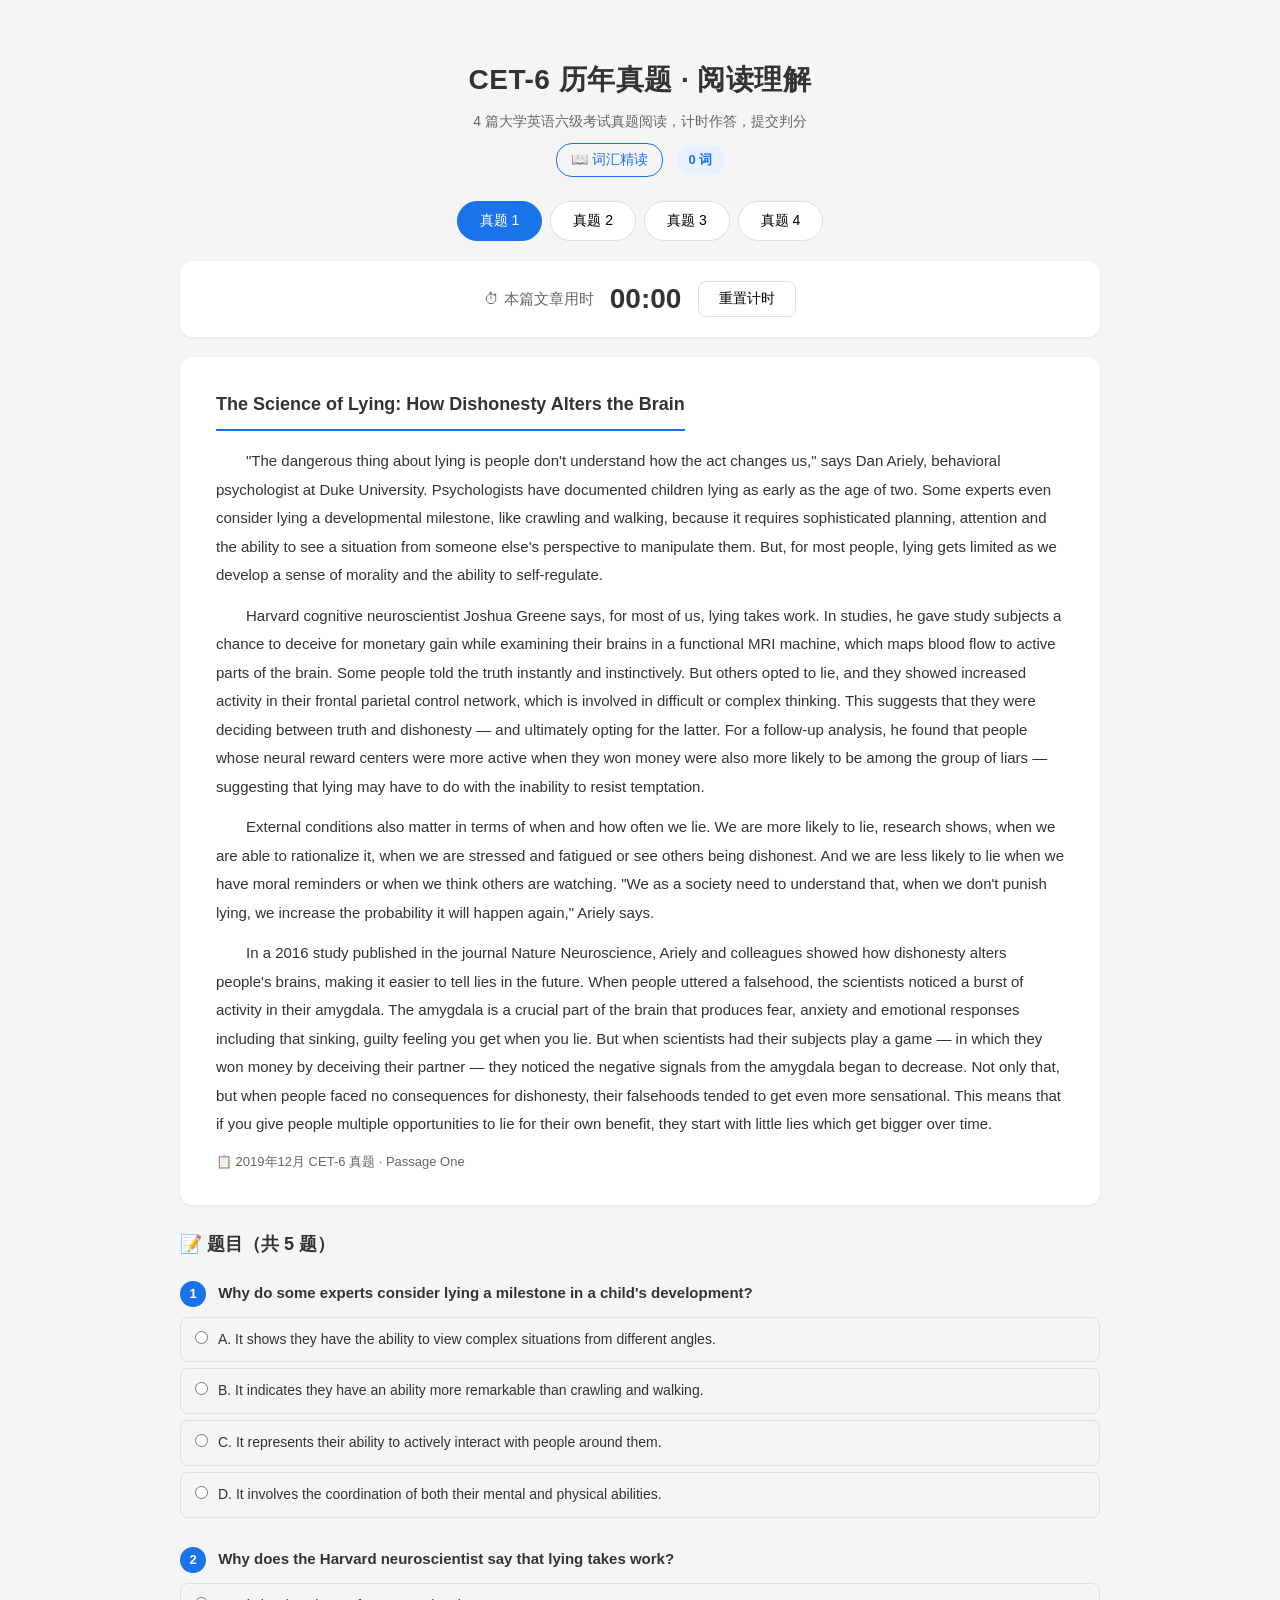
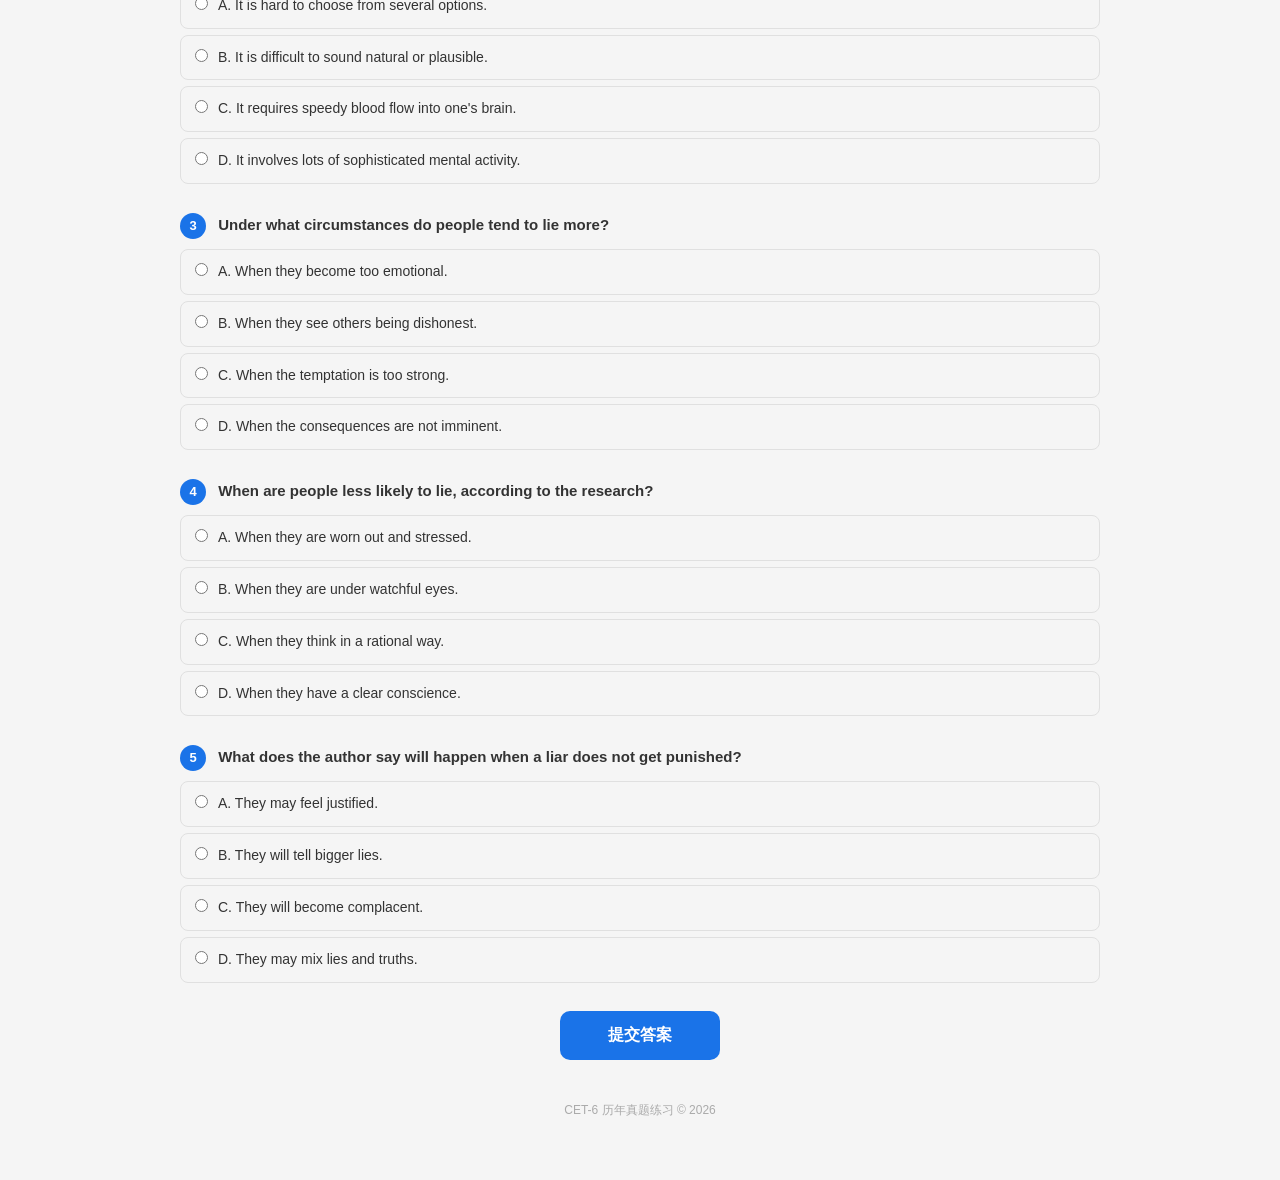
<file: index.html>
<!DOCTYPE html>
<html lang="zh-CN">
<head>
<meta charset="UTF-8">
<meta http-equiv="refresh" content="0;url=cet6-reading-exam.html">
<title>CET-6 阅读练习</title>
</head>
<body>
<p>正在跳转… <a href="cet6-reading-exam.html">点击进入 CET-6 阅读练习</a></p>
</body>
</html>
</file>
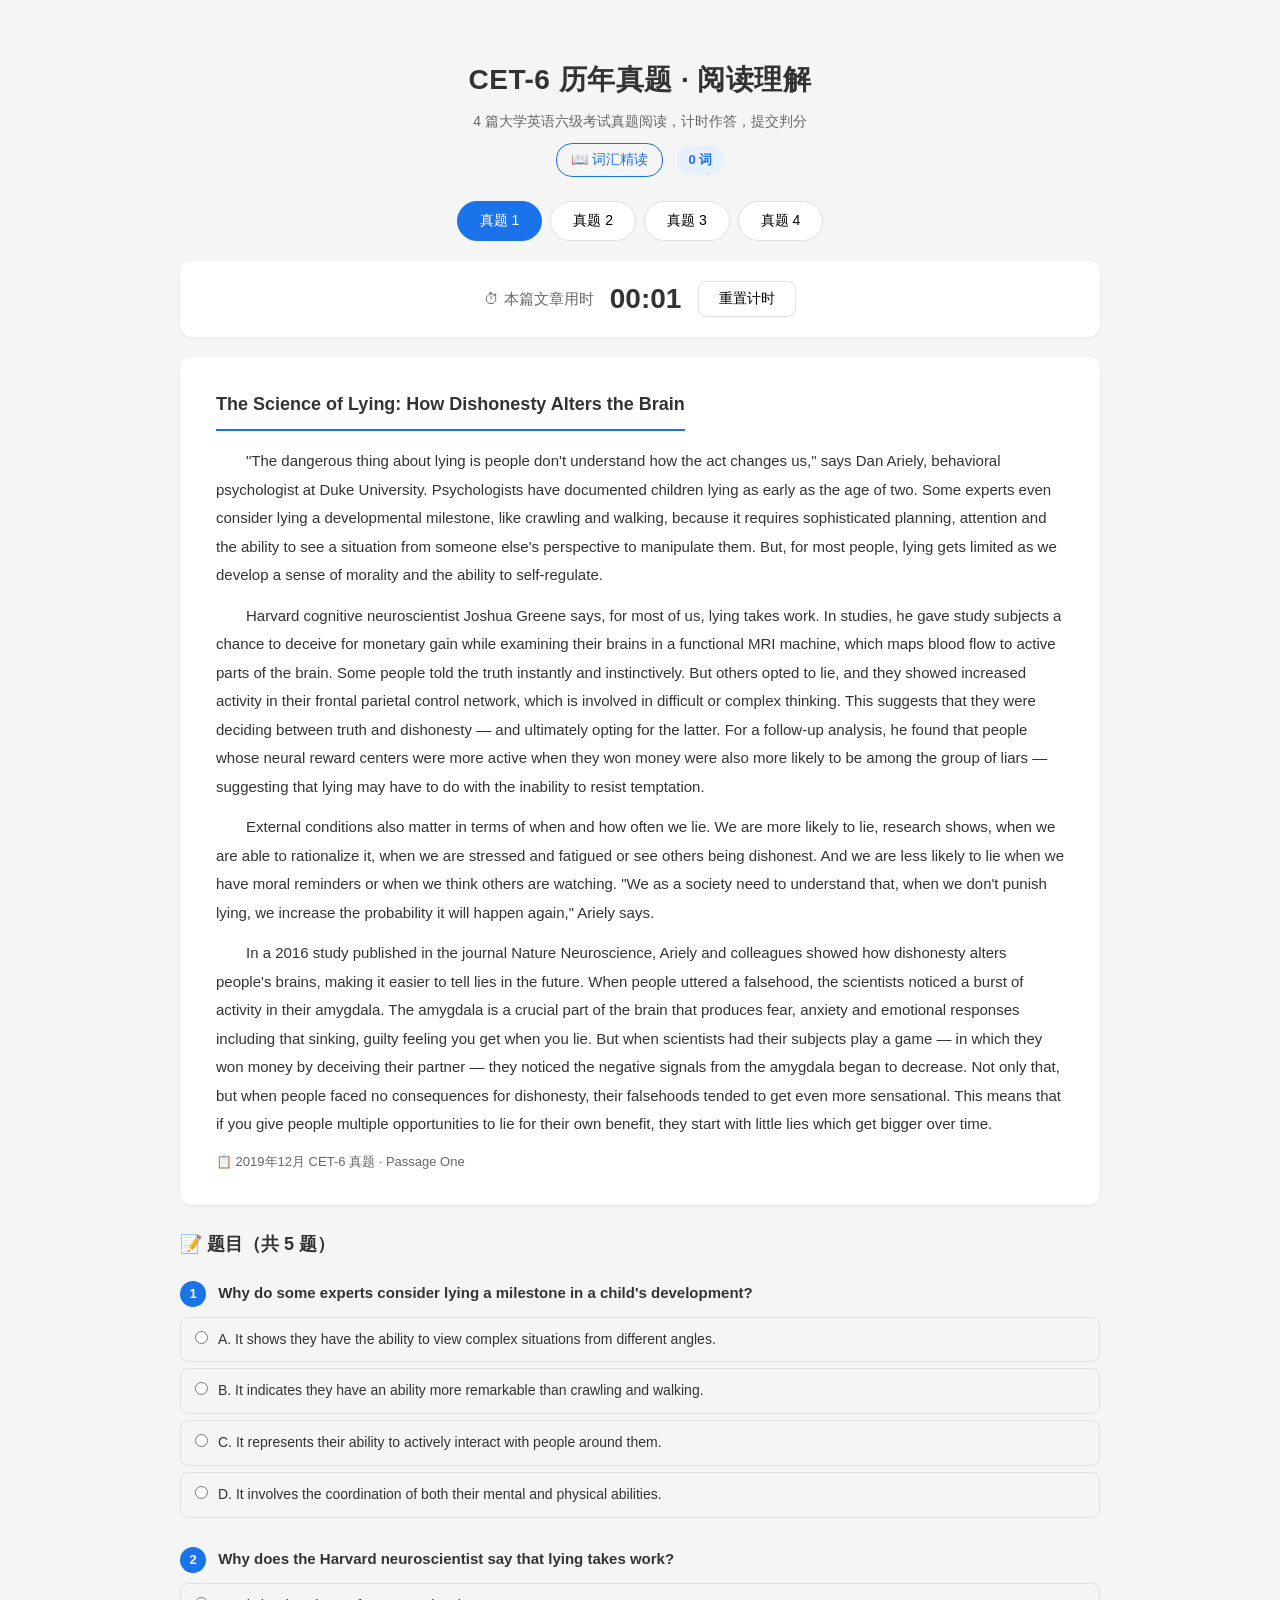
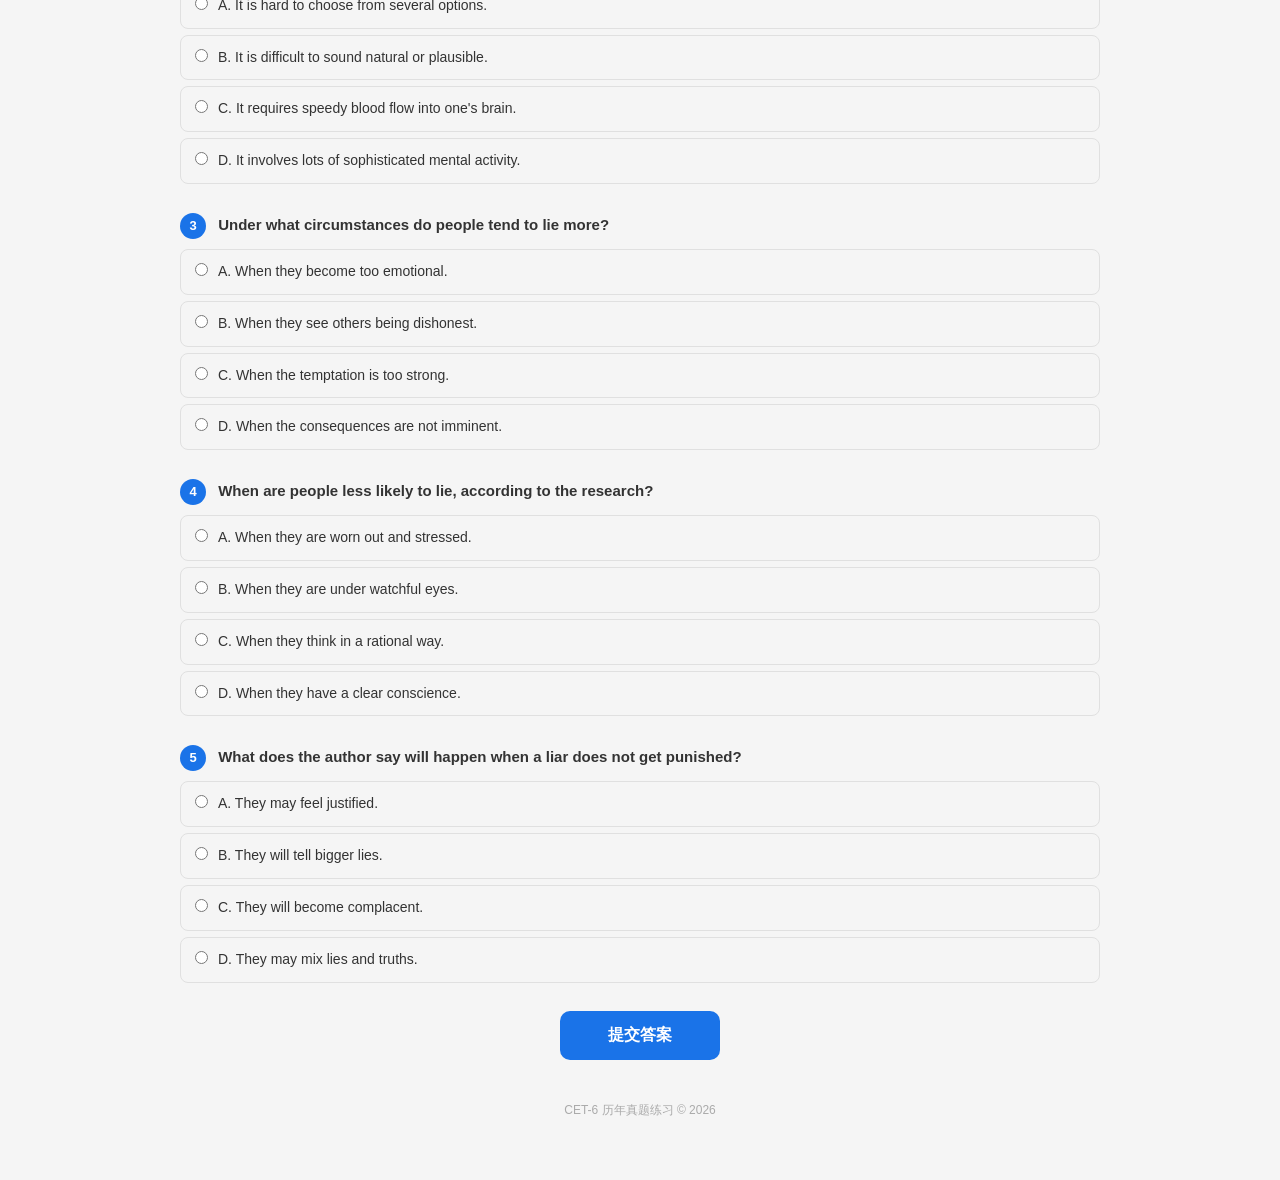
<file: cet6-reading-exam.html>
<!DOCTYPE html>
<html lang="zh-CN">
<head>
<meta charset="UTF-8">
<meta name="viewport" content="width=device-width, initial-scale=1.0">
<title>CET-6 历年真题 · 阅读理解</title>
<link rel="stylesheet" href="common.css">
<style>
  :root {
    --bg: #f5f5f5;
    --card-bg: #ffffff;
    --text: #333333;
    --text-secondary: #666666;
    --border: #e0e0e0;
    --accent: #1a73e8;
    --accent-hover: #1557b0;
    --correct: #0d904f;
    --wrong: #d93025;
    --correct-bg: #e6f4ea;
    --wrong-bg: #fce8e6;
    --timer-bg: #fafafa;
    --shadow: 0 1px 3px rgba(0,0,0,0.08);
    --shadow-lg: 0 4px 16px rgba(0,0,0,0.12);
    --accent-light: #e8f0fe;
    --radius-sm: 8px;
    --transition: 0.15s;
  }

  body {
    font-family: -apple-system, BlinkMacSystemFont, "Segoe UI", "PingFang SC", "Hiragino Sans GB", "Microsoft YaHei", sans-serif;
    background: var(--bg);
    color: var(--text);
    line-height: 1.7;
    min-height: 100vh;
  }

  .container {
    max-width: 960px;
    margin: 0 auto;
    padding: 24px 20px 60px;
  }

  /* Header */
  .header {
    text-align: center;
    padding: 32px 0 24px;
  }
  .header h1 {
    font-size: 28px;
    font-weight: 700;
    color: var(--text);
    letter-spacing: 0.5px;
  }
  .header p {
    color: var(--text-secondary);
    margin-top: 6px;
    font-size: 14px;
  }

  /* Passage Selector */
  .passage-tabs {
    display: flex;
    gap: 8px;
    margin-bottom: 20px;
    flex-wrap: wrap;
    justify-content: center;
  }
  .passage-tab {
    padding: 10px 22px;
    border: 1px solid var(--border);
    border-radius: 20px;
    background: var(--card-bg);
    cursor: pointer;
    font-size: 14px;
    font-weight: 500;
    transition: all 0.15s;
    white-space: nowrap;
  }
  .passage-tab:hover { border-color: var(--accent); color: var(--accent); }
  .passage-tab.active { background: var(--accent); color: #fff; border-color: var(--accent); }
  .passage-tab.done { border-color: var(--correct); color: var(--correct); }
  .passage-tab.done.active { background: var(--correct); color: #fff; border-color: var(--correct); }

  /* Timer Bar */
  .timer-bar {
    display: flex;
    align-items: center;
    justify-content: center;
    gap: 12px;
    padding: 14px 20px;
    background: var(--card-bg);
    border-radius: 12px;
    box-shadow: var(--shadow);
    margin-bottom: 20px;
    font-size: 15px;
    color: var(--text-secondary);
  }
  .timer-bar .time {
    font-size: 28px;
    font-weight: 700;
    color: var(--text);
    font-variant-numeric: tabular-nums;
    min-width: 80px;
    text-align: center;
  }
  .timer-bar .time.warning { color: #e37400; }
  .timer-bar .time.danger { color: var(--wrong); }
  .timer-bar button {
    padding: 8px 20px;
    border: 1px solid var(--border);
    border-radius: 8px;
    background: var(--card-bg);
    cursor: pointer;
    font-size: 14px;
    transition: all 0.15s;
  }
  .timer-bar button:hover { background: #f0f0f0; }
  .timer-bar button.primary {
    background: var(--accent);
    color: #fff;
    border-color: var(--accent);
    font-weight: 600;
  }
  .timer-bar button.primary:hover { background: var(--accent-hover); }

  /* Passage Card */
  .card {
    background: var(--card-bg);
    border-radius: 12px;
    box-shadow: var(--shadow);
    padding: 32px 36px;
    margin-bottom: 24px;
  }
  .card h2 {
    font-size: 18px;
    margin-bottom: 16px;
    color: var(--text);
    border-bottom: 2px solid var(--accent);
    padding-bottom: 10px;
    display: inline-block;
  }
  .passage-text {
    font-size: 15px;
    line-height: 1.9;
    color: var(--text);
  }
  .passage-text p { margin-bottom: 12px; text-indent: 2em; }

  /* Questions */
  .questions-title {
    font-size: 18px;
    font-weight: 700;
    margin-bottom: 20px;
    color: var(--text);
  }
  .question {
    margin-bottom: 28px;
  }
  .question .q-header {
    font-size: 15px;
    font-weight: 600;
    margin-bottom: 10px;
    color: var(--text);
  }
  .question .q-header .q-num {
    display: inline-block;
    width: 26px;
    height: 26px;
    line-height: 26px;
    text-align: center;
    background: var(--accent);
    color: #fff;
    border-radius: 50%;
    font-size: 13px;
    margin-right: 8px;
    vertical-align: middle;
  }
  .options { list-style: none; }
  .options li {
    margin-bottom: 6px;
  }
  .options label {
    display: flex;
    align-items: flex-start;
    padding: 10px 14px;
    border: 1px solid var(--border);
    border-radius: 8px;
    cursor: pointer;
    transition: all 0.12s;
    font-size: 14px;
  }
  .options label:hover { background: #f8f9fa; border-color: #ccc; }
  .options input[type="radio"] { margin-right: 10px; margin-top: 3px; flex-shrink: 0; accent-color: var(--accent); }
  .options input[type="radio"]:checked + span { font-weight: 500; }

  /* Answered states */
  .options label.correct-answer {
    border-color: var(--correct) !important;
    background: var(--correct-bg) !important;
  }
  .options label.wrong-answer {
    border-color: var(--wrong) !important;
    background: var(--wrong-bg) !important;
  }
  .options label.user-wrong {
    border-color: var(--wrong) !important;
    background: var(--wrong-bg) !important;
  }

  /* Result badge */
  .q-result {
    display: inline-block;
    font-size: 12px;
    font-weight: 700;
    margin-left: 8px;
    padding: 2px 10px;
    border-radius: 10px;
  }
  .q-result.correct { color: var(--correct); background: var(--correct-bg); }
  .q-result.wrong { color: var(--wrong); background: var(--wrong-bg); }

  /* Score Summary */
  .score-summary {
    display: none;
    text-align: center;
    padding: 28px;
    margin-bottom: 24px;
    background: var(--card-bg);
    border-radius: 12px;
    box-shadow: var(--shadow);
  }
  .score-summary.show { display: block; }
  .score-summary .big-score {
    font-size: 56px;
    font-weight: 800;
    line-height: 1;
  }
  .score-summary .big-score.good { color: var(--correct); }
  .score-summary .big-score.ok { color: #e37400; }
  .score-summary .big-score.bad { color: var(--wrong); }
  .score-summary .meta {
    margin-top: 8px;
    color: var(--text-secondary);
    font-size: 14px;
  }
  .score-summary .meta span { margin: 0 12px; }

  .disabled-radio { pointer-events: none; }

  .footer {
    text-align: center;
    color: #aaa;
    font-size: 12px;
    margin-top: 40px;
  }

  /* ── Header nav ── */
  .header-nav {
    margin-top: 10px;
    display: flex;
    align-items: center;
    justify-content: center;
    gap: 14px;
  }
  .header-nav a {
    color: var(--accent);
    text-decoration: none;
    font-size: 14px;
    font-weight: 500;
    padding: 4px 14px;
    border: 1px solid var(--accent);
    border-radius: 16px;
    transition: all 0.15s;
  }
  .header-nav a:hover { background: var(--accent); color: #fff; }
  .vocab-badge {
    background: #e8f0fe;
    color: var(--accent);
    font-size: 13px;
    padding: 4px 12px;
    border-radius: 12px;
    font-weight: 600;
  }

  /* ── Vocab-marked words in passages ── */
  .vocab-marked {
    background: #fff9c4;
    border-bottom: 1px dashed #f9a825;
    cursor: pointer;
    padding: 0 1px;
    border-radius: 2px;
    transition: background 0.15s;
  }
  .vocab-marked:hover { background: #fff176; }
</style>
</head>
<body>

<div class="container">
  <div class="header">
    <h1>CET-6 历年真题 · 阅读理解</h1>
    <p>4 篇大学英语六级考试真题阅读，计时作答，提交判分</p>
    <div class="header-nav">
      <a href="cet6-vocabulary.html">📖 词汇精读</a>
      <span class="vocab-badge" id="headerVocabCount">0 词</span>
    </div>
  </div>

  <div class="passage-tabs" id="passageTabs"></div>

  <div class="timer-bar">
    <span>⏱ 本篇文章用时</span>
    <span class="time" id="timer">00:00</span>
    <button id="resetTimerBtn">重置计时</button>
  </div>

  <div id="passageArea"></div>

  <div class="score-summary" id="scoreSummary">
    <div class="big-score" id="bigScore">0/5</div>
    <div class="meta">
      正确率 <span id="accuracy">0%</span>
      <span>|</span>
      用时 <span id="timeUsed">00:00</span>
    </div>
  </div>

  <div id="questionsArea"></div>

  <div style="text-align:center; margin-top: 24px;" id="actionArea">
    <button class="primary" id="submitBtn" style="
      padding: 14px 48px;
      background: var(--accent);
      color: #fff;
      border: none;
      border-radius: 10px;
      font-size: 16px;
      font-weight: 700;
      cursor: pointer;
      transition: all 0.15s;
    " onmouseover="this.style.background='var(--accent-hover)'" onmouseout="this.style.background='var(--accent)'">
      提交答案
    </button>
  </div>

  <div class="footer">CET-6 历年真题练习 &copy; 2026</div>

  <!-- Context Menu -->
  <div class="context-menu" id="contextMenu">
    <div class="menu-item" id="menuAddWord">➕ 添加到生词本</div>
    <div class="menu-divider"></div>
    <div class="menu-item" id="menuLookup">🔍 查词典 (必应)</div>
  </div>

  <!-- Toast -->
  <div class="toast" id="toast"></div>
</div>

<script>
// ==================== DATA: 大学英语六级（CET-6）历年真题 ====================
const passages = [
  {
    id: 1,
    title: "The Science of Lying: How Dishonesty Alters the Brain",
    source: "2019年12月 CET-6 真题 · Passage One",
    text: `
      <p>"The dangerous thing about lying is people don't understand how the act changes us," says Dan Ariely, behavioral psychologist at Duke University. Psychologists have documented children lying as early as the age of two. Some experts even consider lying a developmental milestone, like crawling and walking, because it requires sophisticated planning, attention and the ability to see a situation from someone else's perspective to manipulate them. But, for most people, lying gets limited as we develop a sense of morality and the ability to self-regulate.</p>
      <p>Harvard cognitive neuroscientist Joshua Greene says, for most of us, lying takes work. In studies, he gave study subjects a chance to deceive for monetary gain while examining their brains in a functional MRI machine, which maps blood flow to active parts of the brain. Some people told the truth instantly and instinctively. But others opted to lie, and they showed increased activity in their frontal parietal control network, which is involved in difficult or complex thinking. This suggests that they were deciding between truth and dishonesty — and ultimately opting for the latter. For a follow-up analysis, he found that people whose neural reward centers were more active when they won money were also more likely to be among the group of liars — suggesting that lying may have to do with the inability to resist temptation.</p>
      <p>External conditions also matter in terms of when and how often we lie. We are more likely to lie, research shows, when we are able to rationalize it, when we are stressed and fatigued or see others being dishonest. And we are less likely to lie when we have moral reminders or when we think others are watching. "We as a society need to understand that, when we don't punish lying, we increase the probability it will happen again," Ariely says.</p>
      <p>In a 2016 study published in the journal Nature Neuroscience, Ariely and colleagues showed how dishonesty alters people's brains, making it easier to tell lies in the future. When people uttered a falsehood, the scientists noticed a burst of activity in their amygdala. The amygdala is a crucial part of the brain that produces fear, anxiety and emotional responses including that sinking, guilty feeling you get when you lie. But when scientists had their subjects play a game — in which they won money by deceiving their partner — they noticed the negative signals from the amygdala began to decrease. Not only that, but when people faced no consequences for dishonesty, their falsehoods tended to get even more sensational. This means that if you give people multiple opportunities to lie for their own benefit, they start with little lies which get bigger over time.</p>
    `,
    questions: [
      {
        id: 1,
        stem: "Why do some experts consider lying a milestone in a child's development?",
        options: [
          "A. It shows they have the ability to view complex situations from different angles.",
          "B. It indicates they have an ability more remarkable than crawling and walking.",
          "C. It represents their ability to actively interact with people around them.",
          "D. It involves the coordination of both their mental and physical abilities."
        ],
        answer: 0
      },
      {
        id: 2,
        stem: "Why does the Harvard neuroscientist say that lying takes work?",
        options: [
          "A. It is hard to choose from several options.",
          "B. It is difficult to sound natural or plausible.",
          "C. It requires speedy blood flow into one's brain.",
          "D. It involves lots of sophisticated mental activity."
        ],
        answer: 3
      },
      {
        id: 3,
        stem: "Under what circumstances do people tend to lie more?",
        options: [
          "A. When they become too emotional.",
          "B. When they see others being dishonest.",
          "C. When the temptation is too strong.",
          "D. When the consequences are not imminent."
        ],
        answer: 1
      },
      {
        id: 4,
        stem: "When are people less likely to lie, according to the research?",
        options: [
          "A. When they are worn out and stressed.",
          "B. When they are under watchful eyes.",
          "C. When they think in a rational way.",
          "D. When they have a clear conscience."
        ],
        answer: 1
      },
      {
        id: 5,
        stem: "What does the author say will happen when a liar does not get punished?",
        options: [
          "A. They may feel justified.",
          "B. They will tell bigger lies.",
          "C. They will become complacent.",
          "D. They may mix lies and truths."
        ],
        answer: 1
      }
    ]
  },
  {
    id: 2,
    title: "Britain's Obesity Crisis and the Role of Government",
    source: "2020年9月 CET-6 真题 · Passage One",
    text: `
      <p>It is not controversial to say that an unhealthy diet causes bad health. Nor are the basic elements of healthy eating disputed. Obesity raises susceptibility to cancer, and Britain is the sixth most obese country on Earth. That is a public health emergency. But naming the problem is the easy part. No one disputes the costs in quality of life and depleted health budgets of an obese population, but the quest for solutions gets diverted by ideological arguments around responsibility and choice. And the water is muddied by lobbying from the industries that profit from consumption of obesity-inducing products.</p>
      <p>Historical precedent suggests that science and politics can overcome resistance from businesses that pollute and poison but it takes time, and success often starts small. So it is heartening to note that a programme in Leeds has achieved a reduction in childhood obesity, becoming the first UK city to reverse a fattening trend. The best results were among younger children and in more deprived areas. When 28% of English children aged two to 15 are obese, a national shift on the scale achieved by Leeds would lengthen hundreds of thousands of lives. A significant factor in the Leeds experience appears to be a scheme called HENRY, which helps parents reward behaviours that prevent obesity in children.</p>
      <p>Many members of parliament are uncomfortable even with their own government's anti-obesity strategy, since it involves a "sugar tax" and a ban on the sale of energy drinks to under-16s. Bans and taxes can be blunt instruments, but their harshest critics can rarely suggest better methods. These critics just oppose regulation itself.</p>
      <p>The relationship between poor health and inequality is too pronounced for governments to be passive about large-scale intervention. People living in the most deprived areas are four times more prone to die from avoidable causes than counterparts in more affluent places. As the structural nature of public health problems becomes harder to ignore, the complaint about overprotective government loses potency.</p>
      <p>In fact, the polarised debate over public health interventions should have been abandoned long ago. Government action works when individuals are motivated to respond. Individuals need governments that expand access to good choices. The HENRY programme was delivered in part through children's centres. Closing such centres and cutting council budgets doesn't magically increase reserves of individual self-reliance. The function of a well-designed state intervention is not to deprive people of liberty but to build social capacity and infrastructure that helps people take responsibility for their wellbeing. The obesity crisis will not have a solution devised by left or right ideology — but experience indicates that the private sector needs the incentive of regulation before it starts taking public health emergencies seriously.</p>
    `,
    questions: [
      {
        id: 1,
        stem: "Why is the obesity problem in Britain so difficult to solve?",
        options: [
          "A. The government lacks sufficient funding for health programs.",
          "B. People disagree as to who should do what about the problem.",
          "C. The food industry has refused to cooperate with regulators.",
          "D. Scientific research on obesity has produced conflicting results."
        ],
        answer: 1
      },
      {
        id: 2,
        stem: "What can we learn from the past experience in tackling public health emergencies?",
        options: [
          "A. Governments have a role to play in addressing such crises.",
          "B. Individual responsibility is more effective than regulation.",
          "C. Success depends entirely on advances in medical science.",
          "D. Public health campaigns rarely produce measurable results."
        ],
        answer: 0
      },
      {
        id: 3,
        stem: "What does the author imply about some critics of bans and taxes?",
        options: [
          "A. They represent the legitimate interests of businesses.",
          "B. They have not come up with anything more constructive.",
          "C. They have successfully blocked harmful legislation.",
          "D. They are primarily concerned with individual liberty."
        ],
        answer: 1
      },
      {
        id: 4,
        stem: "Why does the author stress the relationship between poor health and inequality?",
        options: [
          "A. To highlight the economic costs of the obesity epidemic.",
          "B. To argue for increased funding for medical research.",
          "C. To criticize the food industry's marketing practices.",
          "D. To justify government intervention in public health."
        ],
        answer: 3
      },
      {
        id: 5,
        stem: "When will government action be effective, according to the passage?",
        options: [
          "A. When it is supported by international organizations.",
          "B. When it focuses exclusively on taxation and bans.",
          "C. When individuals have the incentive to act accordingly.",
          "D. When private companies voluntarily join the effort."
        ],
        answer: 2
      }
    ]
  },
  {
    id: 3,
    title: "King Penguins on the Brink: Climate Change in the Antarctic",
    source: "2019年12月 CET-6 真题 · Passage Two",
    text: `
      <p>Rising temperatures and overfishing in the pristine waters around the Antarctic could see King penguin populations pushed to the brink of extinction by the end of the century, according to a new study. The study's report states that as global warming transforms the environment in the world's last great wilderness, 70 percent of king penguins could either disappear or be forced to find new breeding grounds.</p>
      <p>Co-author Céline Le Bohec, from the University of Strasbourg in France, warned: "If there're no actions aimed at halting or controlling global warming, and the pace of the current human-induced changes such as climate change and overfishing stays the same, the species may soon disappear." The findings come amid growing concern over the future of the Antarctic. Earlier this month a separate study found that a combination of climate change and industrial fishing is threatening the krill population in Antarctic waters, with a potentially disastrous impact on whales, seals and penguins. But today's report is the starkest warning yet of the potentially devastating impact of climate change and human exploitation on the Antarctic's delicate ecosystems. Le Bohec said: "Unless current greenhouse gas emissions drop, 70 percent of king penguins — 1.1 million breeding pairs — will be forced to relocate their breeding grounds, or face extinction by 2100."</p>
      <p>King penguins are the second-largest type of penguin and only breed on specific isolated islands in the Southern Ocean where there is no ice cover and easy access to the sea. As the ocean warms, a body of water called the Antarctic Polar Front — an upward movement of nutrient-rich sea that supports a huge abundance of marine life — is being pushed further south. This means that king penguins, which feed on fish and krill in this body of water, have to travel further to their feeding grounds, leaving their hungry chicks for longer. And as this distance between their breeding grounds and their food grows, entire colonies could be wiped out.</p>
      <p>Le Bohec said: "The plight of the king penguin should serve as a warning about the future of the entire marine environment in the Antarctic. Penguins, like other seabirds and marine mammals, occupy higher levels in the food chain and they are what we call bio-indicators of their ecosystems." Penguins are sensitive indicators of changes in marine ecosystems. As such, they are key species for understanding and predicting impacts of global change on Antarctic and sub-Antarctic marine ecosystems. The report found that although some king penguins may be able to relocate to new breeding grounds closer to their retreating food source, suitable new habitats would be scarce. Only a handful of islands in the Southern Ocean are suitable for sustaining large breeding colonies.</p>
    `,
    questions: [
      {
        id: 1,
        stem: "What is the new study mainly about?",
        options: [
          "A. King penguins in the Antarctic will be on the verge of dying out.",
          "B. Overfishing is the primary threat to Antarctic marine life.",
          "C. International cooperation is needed to protect the Antarctic.",
          "D. The Antarctic ecosystem is more fragile than previously thought."
        ],
        answer: 0
      },
      {
        id: 2,
        stem: "What do we learn from the findings of a separate study mentioned in the passage?",
        options: [
          "A. Whale populations have begun to recover in Antarctic waters.",
          "B. The krill population is growing despite rising temperatures.",
          "C. Industrial fishing and climate change could be fatal to certain Antarctic species.",
          "D. Penguin colonies have already started relocating to new habitats."
        ],
        answer: 2
      },
      {
        id: 3,
        stem: "What will happen to king penguins if the current trend continues?",
        options: [
          "A. They will adapt by changing their diet and breeding patterns.",
          "B. They will migrate to the northern hemisphere in large numbers.",
          "C. Their population will increase as new habitats become available.",
          "D. The majority of them may have to find new breeding grounds."
        ],
        answer: 3
      },
      {
        id: 4,
        stem: "What is the impact of the Antarctic Polar Front moving south?",
        options: [
          "A. Many baby king penguins can't get food in time.",
          "B. The krill population has increased dramatically.",
          "C. More islands have become suitable for penguin breeding.",
          "D. Ocean currents have become more predictable."
        ],
        answer: 0
      },
      {
        id: 5,
        stem: "What does the report find about the Southern Ocean?",
        options: [
          "A. It contains the largest population of king penguins in the world.",
          "B. Its ecosystem has remained largely unaffected by climate change.",
          "C. It is too remote for effective conservation efforts to work.",
          "D. Only a few of its islands can serve as large breeding grounds for king penguins."
        ],
        answer: 3
      }
    ]
  },
  {
    id: 4,
    title: "Nature vs. Nurture: The Genetics of Academic Achievement",
    source: "2021年6月 CET-6 真题 · Passage One",
    text: `
      <p>Humans are fascinated by the source of their failings and virtues. This preoccupation inevitably leads to an old debate: whether nature or nurture moulds us more. A revolution in genetics has poised this as a modern political question about the character of our society: if personalities are hard-wired into our genes, what can governments do to help us? It feels morally questionable, yet claims of genetic selection by intelligence are making headlines.</p>
      <p>This is down to "hereditarian" (遗传论的) science and a recent paper claimed "differences in exam performance between pupils attending selective and non-selective schools mirror the genetic differences between them". With such an assertion, the work was predictably greeted by a lot of absurd claims about "genetics determining academic success". What the research revealed was the rather less surprising result: the educational benefits of selective schools largely disappear once pupils' inborn ability and socio-economic background were taken into account. It is a glimpse of the blindingly obvious — and there's nothing to back strongly either a hereditary or environmental argument.</p>
      <p>Yet the paper does say children are "unintentionally genetically selected" by the school system. Central to hereditarian science is a tall claim: that identifiable variations in genetic sequences can predict an individual's aptness to learn, reason and solve problems. This is problematic on many levels. A teacher could not seriously tell a parent their child has a low genetic tendency to study when external factors clearly exist. Unlike-minded academics say the inheritability of human traits is scientifically unsound. At best there is a weak statistical association and not a causal link between DNA and intelligence. Yet sophisticated statistics are used to create an intimidatory atmosphere of scientific certainty.</p>
      <p>While there's an undoubted genetic basis to individual difference, it is wrong to think that socially defined groups can be genetically accounted for. The fixation on genes as destiny is surely false too. Medical predictability can rarely be based on DNA alone; the environment matters too. Something as complex as intellect is likely to be affected by many factors beyond genes. If hereditarians want to advance their cause it will require more balanced interpretation and not just acts of advocacy.</p>
      <p>Genetic selection is a way of exerting influence over others, "the ultimate collective control of human destinies," as writer H. G. Wells put it. Knowledge becomes power and power requires a sense of responsibility. In understanding cognitive ability, we must not elevate discrimination to a science: allowing people to climb the ladder of life only as far as their cells might suggest. This will need a more sceptical eye on the science. As technology progresses, we all have a duty to make sure that we shape a future that we would want to find ourselves in.</p>
    `,
    questions: [
      {
        id: 1,
        stem: "What did a recent research paper claim?",
        options: [
          "A. The type of school students attend makes a difference to their future.",
          "B. Genetic differences between students are far greater than supposed.",
          "C. The advantages of selective schools are too obvious to ignore.",
          "D. Students' academic performance is determined by their genes."
        ],
        answer: 3
      },
      {
        id: 2,
        stem: "What does the author think of the recent research?",
        options: [
          "A. Its result was questionable.",
          "B. Its implication was positive.",
          "C. Its influence was rather negligible.",
          "D. Its conclusions were enlightening."
        ],
        answer: 0
      },
      {
        id: 3,
        stem: "What does the author say about the relationship between DNA and intelligence?",
        options: [
          "A. It is one of scientific certainty.",
          "B. It is not one of cause and effect.",
          "C. It is subject to interpretation of statistics.",
          "D. It is not fully examined by gene scientists."
        ],
        answer: 1
      },
      {
        id: 4,
        stem: "What do hereditarians need to do to make their claims convincing?",
        options: [
          "A. Take all relevant factors into account in interpreting their data.",
          "B. Conduct their research using more sophisticated technology.",
          "C. Gather gene data from people of all social classes.",
          "D. Cooperate with social scientists in their research."
        ],
        answer: 0
      },
      {
        id: 5,
        stem: "What does the author warn against in the passage?",
        options: [
          "A. Exaggerating the power of technology in shaping the world.",
          "B. Losing sight of professional ethics in conducting research.",
          "C. Misunderstanding the findings of human cognition research.",
          "D. Promoting discrimination in the name of science."
        ],
        answer: 3
      }
    ]
  }
];

// ==================== STATE ====================
let currentPassageIdx = 0;
let timers = passages.map(() => ({ seconds: 0, running: false, interval: null }));
let submitted = passages.map(() => false);
let userAnswers = passages.map(() => ({}));

// ==================== RENDER ====================
const passageTabs = document.getElementById('passageTabs');
const passageArea = document.getElementById('passageArea');
const questionsArea = document.getElementById('questionsArea');
const timerEl = document.getElementById('timer');
const submitBtn = document.getElementById('submitBtn');
const scoreSummary = document.getElementById('scoreSummary');
const actionArea = document.getElementById('actionArea');

function renderTabs() {
  passageTabs.innerHTML = passages.map((p, i) => {
    let cls = 'passage-tab';
    if (i === currentPassageIdx) cls += ' active';
    if (submitted[i]) cls += ' done';
    return `<button class="${cls}" data-idx="${i}">${submitted[i] ? '✓ ' : ''}真题 ${i + 1}</button>`;
  }).join('');
}

function formatTime(seconds) {
  const m = Math.floor(seconds / 60);
  const s = seconds % 60;
  return String(m).padStart(2, '0') + ':' + String(s).padStart(2, '0');
}

function renderPassage() {
  const p = passages[currentPassageIdx];
  passageArea.innerHTML = `
    <div class="card">
      <h2>${p.title}</h2>
      <div class="passage-text">${p.text.trim()}</div>
      <p style="margin-top:12px; color:var(--text-secondary); font-size:13px;">📋 ${p.source}</p>
    </div>
  `;
}

function renderQuestions() {
  const p = passages[currentPassageIdx];
  const saved = userAnswers[currentPassageIdx];
  const done = submitted[currentPassageIdx];

  if (done) {
    questionsArea.innerHTML = `
      <div class="questions-title">📝 题目（共 ${p.questions.length} 题）</div>
      ${p.questions.map((q, qi) => {
        const userAns = saved[q.id];
        const correct = p.questions[qi].answer;
        const isCorrect = userAns === correct;
        return `
          <div class="question">
            <div class="q-header">
              <span class="q-num">${qi + 1}</span>
              ${q.stem}
              <span class="q-result ${isCorrect ? 'correct' : 'wrong'}">${isCorrect ? '✓ 正确' : '✗ 错误'}</span>
            </div>
            <ul class="options disabled-radio">
              ${q.options.map((opt, oi) => {
                let cls = '';
                if (oi === correct) cls = 'correct-answer';
                if (oi === userAns && !isCorrect) cls = 'user-wrong';
                return `
                  <li>
                    <label class="${cls}">
                      <input type="radio" disabled ${oi === userAns ? 'checked' : ''}>
                      <span>${opt}</span>
                      ${oi === correct ? '<span style="margin-left:auto;font-weight:700;font-size:12px;color:var(--correct)">← 正确答案</span>' : ''}
                    </label>
                  </li>`;
              }).join('')}
            </ul>
          </div>`;
      }).join('')}
    `;
    submitBtn.textContent = '重新作答';
    submitBtn.style.display = 'inline-block';
  } else {
    questionsArea.innerHTML = `
      <div class="questions-title">📝 题目（共 ${p.questions.length} 题）</div>
      ${p.questions.map((q, qi) => `
        <div class="question">
          <div class="q-header">
            <span class="q-num">${qi + 1}</span>
            ${q.stem}
          </div>
          <ul class="options">
            ${q.options.map((opt, oi) => `
              <li>
                <label>
                  <input type="radio" name="q${q.id}" value="${oi}" ${saved[q.id] === oi ? 'checked' : ''} data-qid="${q.id}" data-oidx="${oi}">
                  <span>${opt}</span>
                </label>
              </li>`).join('')}
          </ul>
        </div>
      `).join('')}
    `;
    submitBtn.textContent = '提交答案';
    submitBtn.style.display = 'inline-block';

    // Attach event listeners to radio buttons
    questionsArea.querySelectorAll('input[type="radio"]').forEach(radio => {
      radio.addEventListener('change', function() {
        const qid = parseInt(this.dataset.qid);
        const oidx = parseInt(this.dataset.oidx);
        userAnswers[currentPassageIdx][qid] = oidx;
      });
    });
  }
}

function updateTimerDisplay() {
  const s = timers[currentPassageIdx].seconds;
  timerEl.textContent = formatTime(s);
  timerEl.className = 'time';
  if (s > 900) timerEl.classList.add('danger');
  else if (s > 600) timerEl.classList.add('warning');
}

function renderScore() {
  if (!submitted[currentPassageIdx]) {
    scoreSummary.classList.remove('show');
    return;
  }
  const p = passages[currentPassageIdx];
  const saved = userAnswers[currentPassageIdx];
  let correct = 0;
  p.questions.forEach(q => {
    if (saved[q.id] === q.answer) correct++;
  });
  const total = p.questions.length;
  const pct = Math.round((correct / total) * 100);

  scoreSummary.classList.add('show');
  const big = document.getElementById('bigScore');
  big.textContent = correct + '/' + total;
  big.className = 'big-score ' + (pct >= 80 ? 'good' : pct >= 60 ? 'ok' : 'bad');
  document.getElementById('accuracy').textContent = pct + '%';
  document.getElementById('timeUsed').textContent = formatTime(timers[currentPassageIdx].seconds);
}

function renderAll() {
  renderTabs();
  renderPassage();
  renderQuestions();
  updateTimerDisplay();
  renderScore();
}

// ==================== TIMER ====================
function startTimer(idx) {
  if (timers[idx].running) return;
  timers[idx].running = true;
  timers[idx].interval = setInterval(() => {
    timers[idx].seconds++;
    if (idx === currentPassageIdx) updateTimerDisplay();
  }, 1000);
}

function stopTimer(idx) {
  timers[idx].running = false;
  if (timers[idx].interval) {
    clearInterval(timers[idx].interval);
    timers[idx].interval = null;
  }
}

function resetTimer() {
  stopTimer(currentPassageIdx);
  timers[currentPassageIdx].seconds = 0;
  updateTimerDisplay();
  if (!submitted[currentPassageIdx]) startTimer(currentPassageIdx);
}

// ==================== ACTIONS ====================
function switchPassage(idx) {
  if (idx === currentPassageIdx) return;
  stopTimer(currentPassageIdx);
  currentPassageIdx = idx;
  if (!submitted[currentPassageIdx]) startTimer(currentPassageIdx);
  renderAll();
  window.scrollTo({ top: 0, behavior: 'smooth' });
}

function submitPassage() {
  const p = passages[currentPassageIdx];
  if (submitted[currentPassageIdx]) {
    submitted[currentPassageIdx] = false;
    userAnswers[currentPassageIdx] = {};
    timers[currentPassageIdx].seconds = 0;
    renderAll();
    startTimer(currentPassageIdx);
    return;
  }

  const saved = userAnswers[currentPassageIdx];
  const unanswered = p.questions.filter(q => saved[q.id] === undefined);
  if (unanswered.length > 0) {
    alert(`还有 ${unanswered.length} 道题未作答，请完成所有题目后再提交。`);
    return;
  }

  submitted[currentPassageIdx] = true;
  stopTimer(currentPassageIdx);
  renderAll();
  window.scrollTo({ top: 0, behavior: 'smooth' });
  saveProgress();
}

// ==================== PERSISTENCE ====================
function saveProgress() {
  const data = {
    submitted,
    userAnswers,
    timers: timers.map(t => ({ seconds: t.seconds })),
    currentPassageIdx
  };
  localStorage.setItem('cet6-reading-progress', JSON.stringify(data));
}

function loadProgress() {
  try {
    const raw = localStorage.getItem('cet6-reading-progress');
    if (!raw) return;
    const data = JSON.parse(raw);
    if (data.submitted) submitted = data.submitted;
    if (data.userAnswers) userAnswers = data.userAnswers;
    if (data.timers) data.timers.forEach((t, i) => { if (timers[i]) timers[i].seconds = t.seconds || 0; });
    if (data.currentPassageIdx !== undefined) currentPassageIdx = data.currentPassageIdx;
  } catch (e) { /* ignore corrupt data */ }
}

// ==================== EVENTS ====================
passageTabs.addEventListener('click', function(e) {
  const tab = e.target.closest('.passage-tab');
  if (!tab) return;
  const idx = parseInt(tab.dataset.idx);
  switchPassage(idx);
});

submitBtn.addEventListener('click', submitPassage);
document.getElementById('resetTimerBtn').addEventListener('click', resetTimer);

document.addEventListener('keydown', function(e) {
  if (e.ctrlKey && e.key === 'Enter') {
    e.preventDefault();
    submitPassage();
  }
});

// ==================== VOCABULARY INTEGRATION ====================
const VOCAB_KEY = 'cet6_vocabulary';
let vocabStore = {};

function loadVocabStore() {
  try {
    vocabStore = JSON.parse(localStorage.getItem(VOCAB_KEY)) || {};
  } catch (e) { vocabStore = {}; }
}

function saveVocabStore() {
  localStorage.setItem(VOCAB_KEY, JSON.stringify(vocabStore));
}

function addVocabWord(word, article) {
  const key = word.toLowerCase();
  if (vocabStore[key]) {
    showToast(`"${word}" 已在生词本中`);
    return false;
  }
  vocabStore[key] = {
    word: word,
    note: '',
    article: article || '阅读',
    addedAt: new Date().toISOString()
  };
  saveVocabStore();
  highlightVocabInPassage();
  updateVocabBadge();
  showToast(`已添加 "${word}" → 生词本`);
  return true;
}

function removeVocabWord(word) {
  const key = word.toLowerCase();
  if (vocabStore[key]) {
    delete vocabStore[key];
    saveVocabStore();
    renderPassage();
    renderQuestions();
    if (submitted[currentPassageIdx]) {
      // keep results showing
    }
    updateVocabBadge();
    showToast(`已移除 "${word}"`);
  }
}

function updateVocabBadge() {
  const count = Object.keys(vocabStore).length;
  const badge = document.getElementById('headerVocabCount');
  if (badge) badge.textContent = count + ' 词';
}

function getWordAtPoint(e) {
  let range;
  if (document.caretPositionFromPoint) {
    const pos = document.caretPositionFromPoint(e.clientX, e.clientY);
    if (pos && pos.offsetNode && pos.offsetNode.nodeType === Node.TEXT_NODE) {
      range = document.createRange();
      range.setStart(pos.offsetNode, pos.offset);
      range.setEnd(pos.offsetNode, pos.offset);
    }
  } else if (document.caretRangeFromPoint) {
    range = document.caretRangeFromPoint(e.clientX, e.clientY);
  }
  if (!range) return '';
  const textNode = range.startContainer;
  const offset = range.startOffset;
  const text = textNode.textContent;
  if (!text) return '';
  let start = offset, end = offset;
  while (start > 0 && /\w/.test(text[start - 1])) start--;
  while (end < text.length && /\w/.test(text[end])) end++;
  const word = text.slice(start, end).trim();
  if (word.length < 2 || word.length > 40) return '';
  if (!/[a-zA-Z]/.test(word)) return '';
  return word;
}

let contextWord = '';
const ctxMenu = document.getElementById('contextMenu');

document.addEventListener('contextmenu', function(e) {
  const passageEl = e.target.closest('.passage-text');
  if (!passageEl) { ctxMenu.style.display = 'none'; return; }
  const word = getWordAtPoint(e);
  if (!word) { ctxMenu.style.display = 'none'; return; }
  e.preventDefault();
  contextWord = word;

  const addItem = document.getElementById('menuAddWord');
  if (vocabStore[word.toLowerCase()]) {
    addItem.textContent = '✕ 从生词本移除';
  } else {
    addItem.textContent = '➕ 添加到生词本';
  }

  ctxMenu.style.display = 'block';
  ctxMenu.style.left = e.clientX + 'px';
  ctxMenu.style.top = e.clientY + 'px';
  const rect = ctxMenu.getBoundingClientRect();
  if (rect.right > window.innerWidth) ctxMenu.style.left = (e.clientX - rect.width) + 'px';
  if (rect.bottom > window.innerHeight) ctxMenu.style.top = (e.clientY - rect.height) + 'px';
});

document.addEventListener('click', function(e) {
  if (!ctxMenu.contains(e.target)) ctxMenu.style.display = 'none';
});

document.getElementById('menuAddWord').addEventListener('click', function() {
  ctxMenu.style.display = 'none';
  if (vocabStore[contextWord.toLowerCase()]) {
    removeVocabWord(contextWord);
  } else {
    const p = passages[currentPassageIdx];
    addVocabWord(contextWord, '真题' + (currentPassageIdx + 1));
  }
});

document.getElementById('menuLookup').addEventListener('click', function() {
  ctxMenu.style.display = 'none';
  window.open('https://cn.bing.com/dict/search?q=' + encodeURIComponent(contextWord), '_blank');
});

function highlightVocabInPassage() {
  const words = Object.keys(vocabStore);
  if (words.length === 0) return;

  const passageText = document.querySelector('.passage-text');
  if (!passageText) return;

  const walker = document.createTreeWalker(passageText, NodeFilter.SHOW_TEXT, null, false);
  const textNodes = [];
  while (walker.nextNode()) textNodes.push(walker.currentNode);

  const sorted = words.slice().sort((a, b) => b.length - a.length);
  const escaped = sorted.map(w => w.replace(/[.*+?^${}()|[\]\\]/g, '\\$&'));
  const regex = new RegExp('\\b(' + escaped.join('|') + ')\\b', 'gi');

  textNodes.forEach(node => {
    if (node.parentNode.classList && node.parentNode.classList.contains('vocab-marked')) return;

    const text = node.textContent;
    regex.lastIndex = 0;
    if (!regex.test(text)) return;

    regex.lastIndex = 0;
    const fragment = document.createDocumentFragment();
    let lastIndex = 0, match;
    while ((match = regex.exec(text)) !== null) {
      if (match.index > lastIndex) {
        fragment.appendChild(document.createTextNode(text.slice(lastIndex, match.index)));
      }
      const span = document.createElement('span');
      span.className = 'vocab-marked';
      span.textContent = match[0];
      const note = vocabStore[match[0].toLowerCase()]?.note;
      span.title = note || '已收藏到生词本';
      span.dataset.word = match[0];
      fragment.appendChild(span);
      lastIndex = regex.lastIndex;
    }
    if (lastIndex < text.length) {
      fragment.appendChild(document.createTextNode(text.slice(lastIndex)));
    }
    node.parentNode.replaceChild(fragment, node);
  });
}

let toastTimer = null;
function showToast(msg) {
  const toast = document.getElementById('toast');
  if (!toast) return;
  if (toastTimer) clearTimeout(toastTimer);
  toast.textContent = msg;
  toast.classList.add('show');
  toastTimer = setTimeout(() => toast.classList.remove('show'), 2200);
}

const origRenderPassage = renderPassage;
renderPassage = function() {
  origRenderPassage();
  highlightVocabInPassage();
};

// ==================== INIT ====================
loadVocabStore();
loadProgress();
updateVocabBadge();
startTimer(currentPassageIdx);
renderAll();
</script>

</body>
</html>
</file>
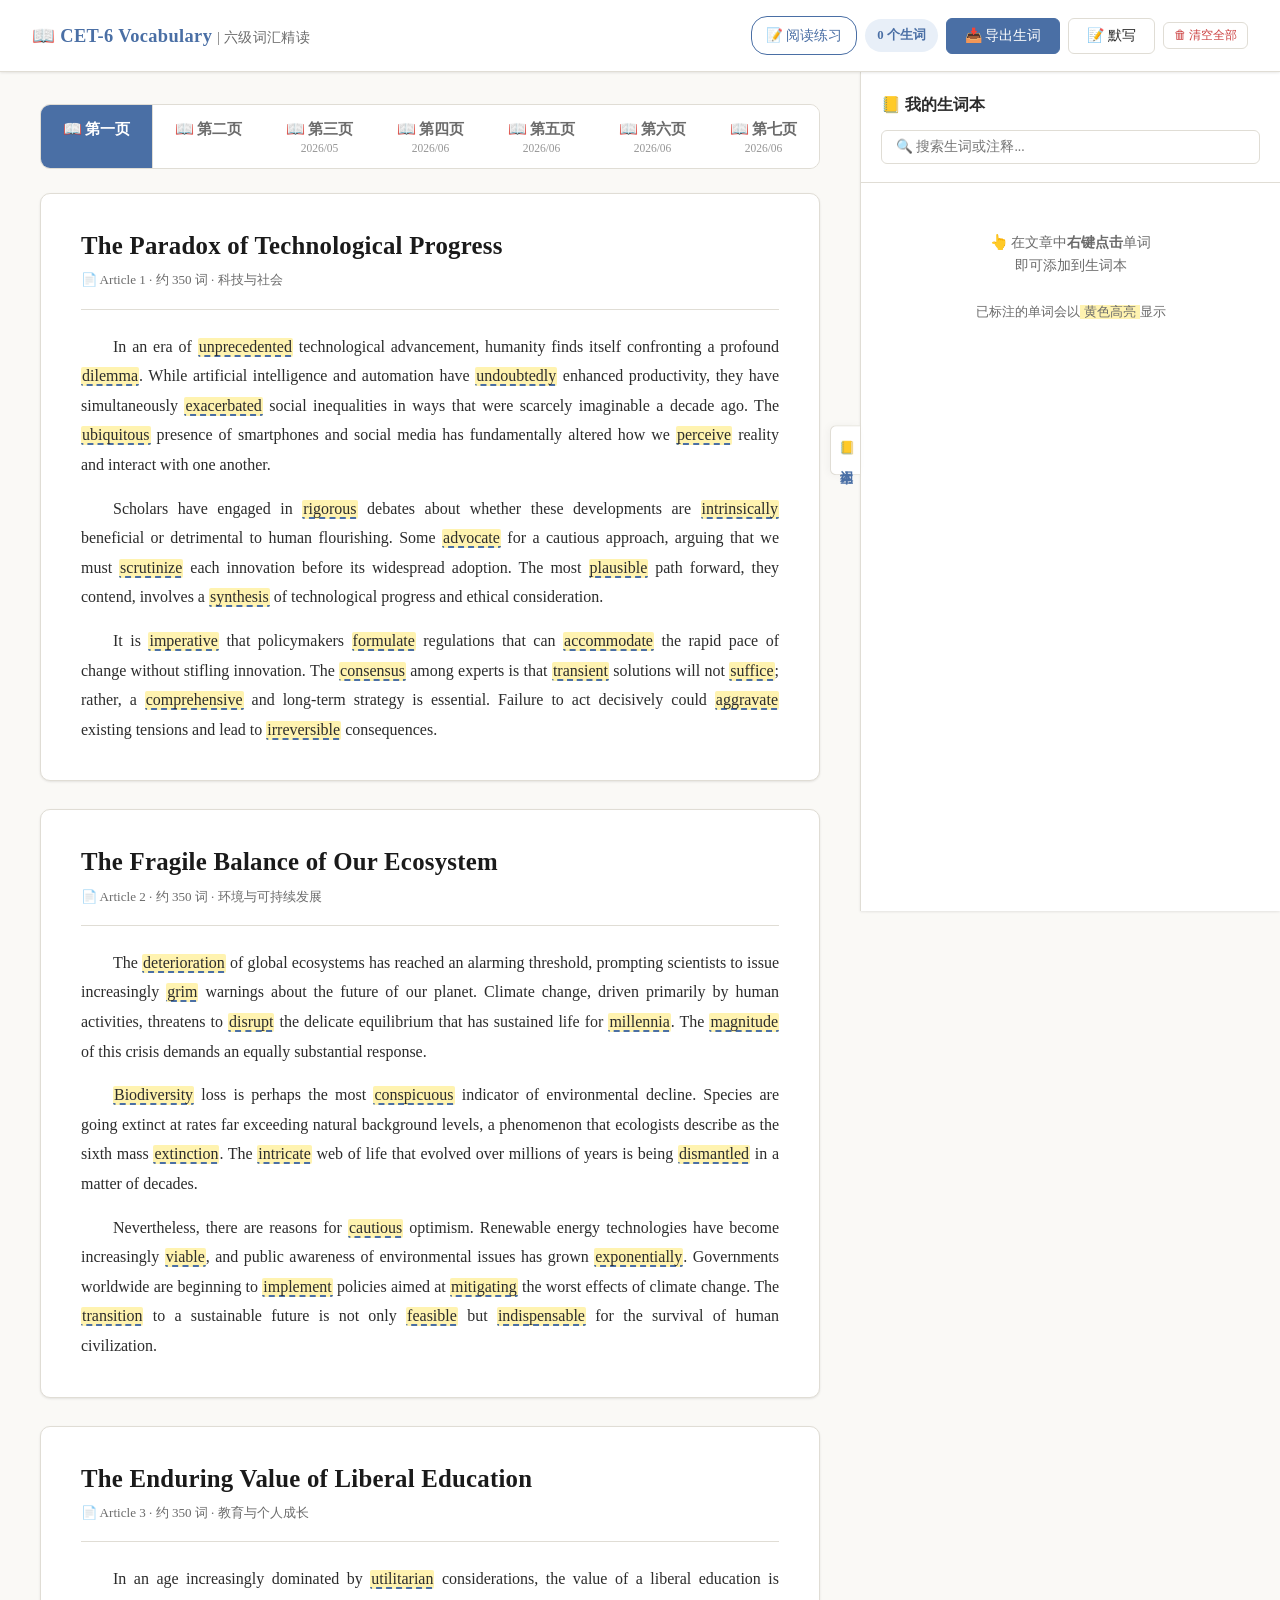
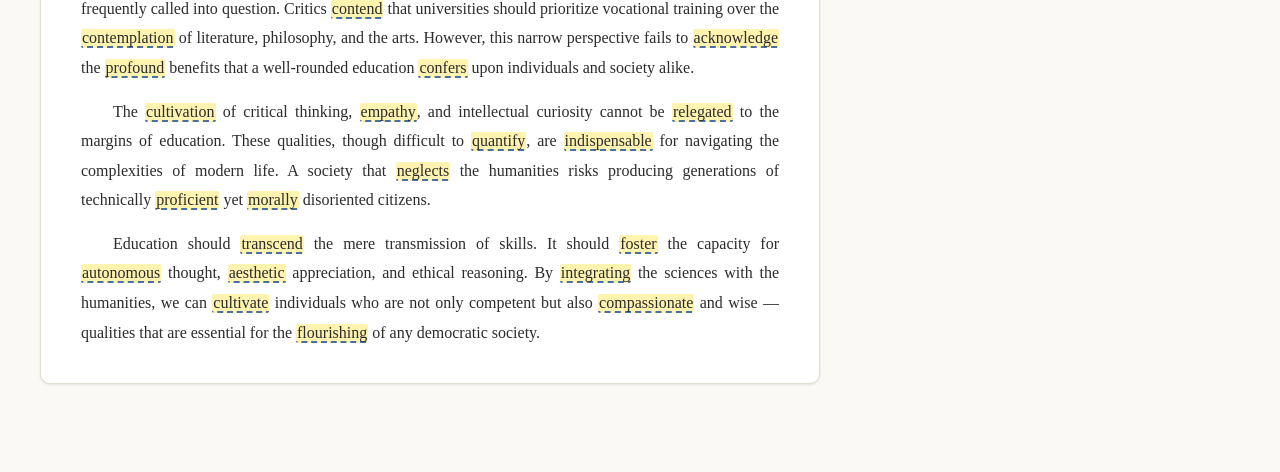
<file: cet6-vocabulary.html>
<!DOCTYPE html>
<html lang="zh-CN">
<head>
<meta charset="UTF-8">
<meta name="viewport" content="width=device-width, initial-scale=1.0">
<title>CET-6 词汇阅读 — 六级词汇文章精读</title>
<link rel="stylesheet" href="common.css">
<style>
  :root {
    --bg: #faf9f6;
    --card-bg: #ffffff;
    --text: #2c2c2c;
    --text-secondary: #6b6b6b;
    --accent: #4a6fa5;
    --accent-light: #e8eff8;
    --highlight: #fff3b0;
    --highlight-hover: #ffe066;
    --border: #e0ddd5;
    --shadow: 0 1px 3px rgba(0,0,0,0.06), 0 1px 2px rgba(0,0,0,0.04);
    --shadow-lg: 0 4px 16px rgba(0,0,0,0.10);
    --radius: 10px;
    --radius-sm: 6px;
    --transition: 0.2s ease;
    --sidebar-width: 420px;
  }

  body {
    font-family: 'Georgia', 'Noto Serif SC', 'Source Han Serif SC', 'STSong', 'Songti SC', serif;
    background: var(--bg);
    color: var(--text);
    line-height: 1.85;
    min-height: 100vh;
  }

  /* ── Header ── */
  .header {
    background: var(--card-bg);
    border-bottom: 1px solid var(--border);
    padding: 16px 32px;
    display: flex;
    align-items: center;
    justify-content: space-between;
    position: sticky;
    top: 0;
    z-index: 100;
    box-shadow: var(--shadow);
  }
  .header .logo {
    font-size: 1.15rem;
    font-weight: 700;
    color: var(--accent);
    letter-spacing: 0.02em;
  }
  .header .logo span { color: var(--text-secondary); font-weight: 400; font-size: 0.85rem; }
  .header-actions {
    display: flex;
    gap: 8px;
    align-items: center;
  }
  .btn {
    padding: 8px 18px;
    border: 1px solid var(--border);
    background: var(--card-bg);
    border-radius: var(--radius-sm);
    cursor: pointer;
    font-size: 0.875rem;
    font-family: inherit;
    transition: var(--transition);
    display: flex;
    align-items: center;
    gap: 6px;
    color: var(--text);
  }
  .btn:hover { background: #f5f3ee; border-color: #c5c0b5; }
  .btn-primary {
    background: var(--accent);
    color: #fff;
    border-color: var(--accent);
  }
  .btn-primary:hover { background: #3d5d8a; border-color: #3d5d8a; }
  .btn-danger { color: #c44; }
  .btn-danger:hover { background: #fff0f0; border-color: #c44; }
  .btn-sm { padding: 4px 10px; font-size: 0.78rem; }
  .vocab-count {
    background: var(--accent-light);
    color: var(--accent);
    padding: 5px 12px;
    border-radius: 20px;
    font-size: 0.8rem;
    font-weight: 600;
  }

  /* ── Layout ── */
  .app-layout {
    display: flex;
    min-height: calc(100vh - 61px);
  }
  .main-content {
    flex: 1;
    padding: 32px 40px 60px;
    max-width: 860px;
    margin: 0 auto;
    transition: margin-right var(--transition);
  }
  .main-content.sidebar-open { margin-right: 0; }

  /* ── Article Card ── */
  .article-card {
    background: var(--card-bg);
    border: 1px solid var(--border);
    border-radius: var(--radius);
    padding: 36px 40px;
    margin-bottom: 28px;
    box-shadow: var(--shadow);
  }
  .article-card h2 {
    font-size: 1.55rem;
    margin-bottom: 6px;
    color: #1a1a1a;
    line-height: 1.3;
    letter-spacing: 0.01em;
  }
  .article-card .article-meta {
    font-size: 0.82rem;
    color: var(--text-secondary);
    margin-bottom: 22px;
    padding-bottom: 16px;
    border-bottom: 1px solid var(--border);
  }
  .article-card p {
    text-indent: 2em;
    margin-bottom: 14px;
    text-align: justify;
  }
  .article-card p:last-child { margin-bottom: 0; }

  /* ── Marked words in articles ── */
  .word-marked {
    background: var(--highlight);
    border-bottom: 2px dashed var(--accent);
    cursor: pointer;
    padding: 0 1px;
    border-radius: 2px;
    transition: background var(--transition);
    position: relative;
  }
  .word-marked:hover { background: var(--highlight-hover); }
  .word-marked.has-note::after {
    content: '•';
    position: absolute;
    top: -8px;
    right: -4px;
    font-size: 10px;
    color: var(--accent);
  }
  /* Tooltip on hover */
  .word-marked:hover::before {
    content: attr(data-note);
    position: absolute;
    bottom: calc(100% + 8px);
    left: 50%;
    transform: translateX(-50%);
    background: #333;
    color: #fff;
    padding: 4px 10px;
    border-radius: 4px;
    font-size: 0.75rem;
    white-space: nowrap;
    max-width: 240px;
    overflow: hidden;
    text-overflow: ellipsis;
    z-index: 50;
    pointer-events: none;
  }

  /* ── Sidebar (Vocabulary Panel) ── */
  .sidebar {
    width: var(--sidebar-width);
    background: var(--card-bg);
    border-left: 1px solid var(--border);
    position: sticky;
    top: 61px;
    height: calc(100vh - 61px);
    overflow-y: auto;
    display: flex;
    flex-direction: column;
    box-shadow: var(--shadow);
    transition: transform var(--transition), opacity var(--transition);
    z-index: 90;
  }
  .sidebar.collapsed {
    /* Still in DOM but hidden approach: we use a toggle class on a wrapper */
  }
  .sidebar-header {
    padding: 18px 20px;
    border-bottom: 1px solid var(--border);
    position: sticky;
    top: 0;
    background: var(--card-bg);
    z-index: 5;
  }
  .sidebar-header h3 {
    font-size: 1rem;
    margin-bottom: 10px;
    display: flex;
    align-items: center;
    justify-content: space-between;
  }
  .search-input {
    width: 100%;
    padding: 8px 14px;
    border: 1px solid var(--border);
    border-radius: var(--radius-sm);
    font-size: 0.85rem;
    font-family: inherit;
    outline: none;
    transition: var(--transition);
  }
  .search-input:focus { border-color: var(--accent); box-shadow: 0 0 0 3px rgba(74,111,165,0.1); }
  .sidebar-list {
    flex: 1;
    overflow-y: auto;
    padding: 8px 0;
  }
  .vocab-item {
    padding: 14px 20px;
    border-bottom: 1px solid #f0ede6;
    transition: background var(--transition);
  }
  .vocab-item:hover { background: #fcfbf8; }
  .vocab-item .word-row {
    display: flex;
    align-items: center;
    justify-content: space-between;
    margin-bottom: 6px;
  }
  .vocab-item .word-text {
    font-weight: 700;
    font-size: 1.05rem;
    color: #1a1a1a;
  }
  .vocab-item .word-article {
    font-size: 0.7rem;
    color: var(--accent);
    background: var(--accent-light);
    padding: 2px 8px;
    border-radius: 10px;
  }
  .vocab-item .note-input {
    width: 100%;
    padding: 6px 10px;
    border: 1px solid var(--border);
    border-radius: var(--radius-sm);
    font-size: 0.82rem;
    font-family: inherit;
    outline: none;
    resize: none;
    transition: var(--transition);
    margin-top: 4px;
  }
  .vocab-item .note-input:focus { border-color: var(--accent); }
  .vocab-item .word-actions {
    display: flex;
    gap: 6px;
    align-items: center;
  }
  .icon-btn {
    width: 28px;
    height: 28px;
    border: none;
    background: transparent;
    cursor: pointer;
    border-radius: 4px;
    display: flex;
    align-items: center;
    justify-content: center;
    font-size: 0.9rem;
    transition: var(--transition);
    color: var(--text-secondary);
  }
  .icon-btn:hover { background: #f0ede6; color: #c44; }

  .sidebar-empty {
    text-align: center;
    color: var(--text-secondary);
    padding: 40px 20px;
    font-size: 0.9rem;
    line-height: 1.6;
  }

  /* ── Sidebar Toggle Button ── */
  .sidebar-toggle {
    position: fixed;
    right: 0;
    top: 50%;
    transform: translateY(-50%);
    background: var(--card-bg);
    border: 1px solid var(--border);
    border-right: none;
    border-radius: var(--radius-sm) 0 0 var(--radius-sm);
    padding: 14px 6px;
    cursor: pointer;
    z-index: 95;
    writing-mode: vertical-rl;
    font-size: 0.8rem;
    font-weight: 600;
    color: var(--accent);
    box-shadow: -2px 0 8px rgba(0,0,0,0.04);
    transition: var(--transition);
  }
  .sidebar-toggle:hover { background: var(--accent-light); }
  .sidebar-toggle.hidden { display: none; }

  /* ── Modal (for adding word with note) ── */
  .modal-overlay {
    position: fixed;
    top: 0; left: 0; right: 0; bottom: 0;
    background: rgba(0,0,0,0.35);
    z-index: 10001;
    display: none;
    align-items: center;
    justify-content: center;
  }
  .modal-overlay.active { display: flex; }
  .modal {
    background: var(--card-bg);
    border-radius: var(--radius);
    padding: 28px 32px;
    max-width: 440px;
    width: 90%;
    box-shadow: var(--shadow-lg);
  }
  .modal h3 { margin-bottom: 8px; font-size: 1.15rem; }
  .modal .word-display {
    font-size: 1.5rem;
    font-weight: 700;
    color: var(--accent);
    margin-bottom: 16px;
    padding: 8px 0;
    border-bottom: 2px solid var(--accent-light);
  }
  .modal label {
    display: block;
    font-size: 0.85rem;
    color: var(--text-secondary);
    margin-bottom: 4px;
  }
  .modal input, .modal textarea {
    width: 100%;
    padding: 10px 14px;
    border: 1px solid var(--border);
    border-radius: var(--radius-sm);
    font-size: 0.9rem;
    font-family: inherit;
    outline: none;
    margin-bottom: 14px;
  }
  .modal input:focus, .modal textarea:focus { border-color: var(--accent); }
  .modal textarea { resize: vertical; min-height: 80px; }
  .modal .modal-actions {
    display: flex;
    gap: 8px;
    justify-content: flex-end;
  }

  /* ── Export dropdown ── */
  .dropdown { position: relative; display: inline-block; }
  .dropdown-menu {
    position: absolute;
    right: 0;
    top: calc(100% + 4px);
    background: var(--card-bg);
    border: 1px solid var(--border);
    border-radius: var(--radius-sm);
    box-shadow: var(--shadow-lg);
    min-width: 160px;
    display: none;
    z-index: 200;
    padding: 4px 0;
  }
  .dropdown-menu.show { display: block; }
  .dropdown-menu .menu-item {
    padding: 10px 18px;
    cursor: pointer;
    font-size: 0.85rem;
    transition: background var(--transition);
    display: flex;
    align-items: center;
    gap: 8px;
    font-family: inherit;
  }
  .dropdown-menu .menu-item:hover { background: var(--accent-light); }

  /* ── Dictation Modal ── */
  .dict-modal {
    max-width: 560px;
    width: 92%;
  }
  .dict-setup-screen, .dict-test-screen, .dict-result-screen {
    display: none;
  }
  .dict-setup-screen.active, .dict-test-screen.active, .dict-result-screen.active {
    display: block;
  }

  /* Mode tabs */
  .mode-tabs {
    display: flex;
    gap: 0;
    margin-bottom: 20px;
    border: 1px solid var(--border);
    border-radius: var(--radius-sm);
    overflow: hidden;
  }
  .mode-tab {
    flex: 1;
    padding: 10px 14px;
    text-align: center;
    cursor: pointer;
    font-size: 0.875rem;
    font-family: inherit;
    background: var(--card-bg);
    border: none;
    transition: var(--transition);
    color: var(--text-secondary);
  }
  .mode-tab:first-child { border-right: 1px solid var(--border); }
  .mode-tab.active {
    background: var(--accent);
    color: #fff;
    font-weight: 600;
  }
  .mode-tab:hover:not(.active) { background: #f5f3ee; }

  .dict-available-count {
    text-align: center;
    font-size: 0.85rem;
    color: var(--text-secondary);
    margin-bottom: 20px;
    padding: 10px;
    background: var(--accent-light);
    border-radius: var(--radius-sm);
  }
  .dict-available-count .count-num {
    font-weight: 700;
    color: var(--accent);
    font-size: 1.1rem;
  }
  .dict-available-count.warning {
    background: #fff3cd;
    color: #856404;
  }

  /* Test screen */
  .dict-progress {
    display: flex;
    align-items: center;
    justify-content: space-between;
    margin-bottom: 8px;
    font-size: 0.85rem;
    color: var(--text-secondary);
  }
  .dict-progress-bar {
    width: 100%;
    height: 6px;
    background: #e8e5dc;
    border-radius: 3px;
    margin-bottom: 20px;
    overflow: hidden;
  }
  .dict-progress-bar .fill {
    height: 100%;
    background: var(--accent);
    border-radius: 3px;
    transition: width 0.3s ease;
  }

  .dict-prompt {
    background: var(--accent-light);
    border-radius: var(--radius);
    padding: 24px 28px;
    text-align: center;
    margin-bottom: 20px;
  }
  .dict-prompt .prompt-label {
    font-size: 0.78rem;
    color: var(--text-secondary);
    margin-bottom: 8px;
    text-transform: uppercase;
    letter-spacing: 0.05em;
  }
  .dict-prompt .prompt-text {
    font-size: 1.6rem;
    font-weight: 700;
    color: #1a1a1a;
    line-height: 1.4;
  }

  .dict-input-row {
    display: flex;
    gap: 8px;
    margin-bottom: 16px;
  }
  .dict-input {
    flex: 1;
    padding: 12px 16px;
    border: 2px solid var(--border);
    border-radius: var(--radius-sm);
    font-size: 1.1rem;
    font-family: inherit;
    outline: none;
    transition: var(--transition);
  }
  .dict-input:focus { border-color: var(--accent); box-shadow: 0 0 0 3px rgba(74,111,165,0.1); }
  .dict-input.correct { border-color: #4caf50; background: #f1f8f1; }
  .dict-input.incorrect { border-color: #e53935; background: #fff5f5; }

  .dict-submit-btn {
    padding: 12px 24px;
    background: var(--accent);
    color: #fff;
    border: none;
    border-radius: var(--radius-sm);
    cursor: pointer;
    font-size: 1rem;
    font-family: inherit;
    font-weight: 600;
    transition: var(--transition);
    white-space: nowrap;
  }
  .dict-submit-btn:hover { background: #3d5d8a; }
  .dict-submit-btn:disabled { background: #bbb; cursor: not-allowed; }

  .dict-next-btn {
    padding: 12px 28px;
    background: var(--accent);
    color: #fff;
    border: none;
    border-radius: var(--radius-sm);
    cursor: pointer;
    font-size: 1rem;
    font-family: inherit;
    font-weight: 600;
    transition: var(--transition);
    display: block;
    margin: 0 auto;
  }
  .dict-next-btn:hover { background: #3d5d8a; }

  .dict-feedback {
    padding: 14px 18px;
    border-radius: var(--radius-sm);
    margin-bottom: 16px;
    font-size: 0.9rem;
    line-height: 1.6;
    display: none;
  }
  .dict-feedback.show { display: block; }
  .dict-feedback.correct { background: #e8f5e9; color: #2e7d32; border: 1px solid #a5d6a7; }
  .dict-feedback.incorrect { background: #ffebee; color: #c62828; border: 1px solid #ef9a9a; }
  .dict-feedback .correct-answer {
    font-weight: 700;
    margin-top: 4px;
  }

  /* Result screen */
  .dict-score-circle {
    width: 120px;
    height: 120px;
    border-radius: 50%;
    margin: 0 auto 20px;
    display: flex;
    flex-direction: column;
    align-items: center;
    justify-content: center;
    font-weight: 700;
  }
  .dict-score-circle.excellent { background: #e8f5e9; color: #2e7d32; border: 3px solid #4caf50; }
  .dict-score-circle.good { background: #fff8e1; color: #e65100; border: 3px solid #ff9800; }
  .dict-score-circle.poor { background: #ffebee; color: #c62828; border: 3px solid #e53935; }
  .dict-score-circle .score-num {
    font-size: 2.2rem;
    line-height: 1;
  }
  .dict-score-circle .score-label {
    font-size: 0.75rem;
    font-weight: 400;
  }

  .dict-mistakes {
    margin-top: 20px;
    max-height: 200px;
    overflow-y: auto;
  }
  .dict-mistakes h4 {
    margin-bottom: 10px;
    font-size: 0.95rem;
    color: var(--text-secondary);
  }
  .mistake-item {
    display: flex;
    align-items: center;
    gap: 12px;
    padding: 10px 14px;
    margin-bottom: 6px;
    background: #fff8f6;
    border: 1px solid #fdd;
    border-radius: var(--radius-sm);
    font-size: 0.9rem;
  }
  .mistake-item .mistake-prompt {
    flex: 1;
    color: var(--text-secondary);
    font-size: 0.85rem;
  }
  .mistake-item .mistake-arrow { color: #c44; }
  .mistake-item .mistake-answer {
    font-weight: 700;
    color: #2e7d32;
  }

  .dict-result-actions {
    display: flex;
    gap: 10px;
    justify-content: center;
    margin-top: 24px;
    flex-wrap: wrap;
  }

  .dict-no-words {
    text-align: center;
    color: var(--text-secondary);
    padding: 24px;
    font-size: 0.9rem;
    line-height: 1.6;
  }

  /* ── Page Navigation ── */
  .page-nav {
    display: flex;
    gap: 0;
    margin-bottom: 24px;
    border: 1px solid var(--border);
    border-radius: var(--radius);
    overflow: hidden;
  }
  .page-tab {
    flex: 1;
    padding: 14px 20px;
    text-align: center;
    cursor: pointer;
    font-size: 0.9rem;
    font-family: inherit;
    background: var(--card-bg);
    border: none;
    transition: var(--transition);
    color: var(--text-secondary);
    display: flex;
    flex-direction: column;
    align-items: center;
    gap: 2px;
  }
  .page-tab:first-child { border-right: 1px solid var(--border); }
  .page-tab .tab-label { font-weight: 600; font-size: 0.95rem; }
  .page-tab .tab-date { font-size: 0.72rem; color: var(--text-secondary); opacity: 0.7; }
  .page-tab.active {
    background: var(--accent);
    color: #fff;
  }
  .page-tab.active .tab-date { color: rgba(255,255,255,0.75); }
  .page-tab:hover:not(.active) { background: #f5f3ee; }

  .article-page { display: none; }
  .article-page.active { display: block; }

  /* ── Responsive ── */
  @media (max-width: 900px) {
    .app-layout { flex-direction: column; }
    .main-content { padding: 20px 16px 40px; max-width: 100%; }
    .sidebar {
      width: 100%;
      height: auto;
      max-height: 50vh;
      position: relative;
      top: auto;
      border-left: none;
      border-top: 1px solid var(--border);
    }
    .sidebar-toggle { display: none; }
    .article-card { padding: 24px 20px; }
    .dict-modal { max-width: 100%; width: 96%; padding: 20px 16px; }
    .dict-prompt { padding: 16px 20px; }
    .dict-prompt .prompt-text { font-size: 1.3rem; }
    .page-nav { flex-direction: column; }
    .page-tab:first-child { border-right: none; border-bottom: 1px solid var(--border); }
  }
</style>
</head>
<body>

<!-- Header -->
<header class="header">
  <div class="logo">📖 CET-6 Vocabulary <span>| 六级词汇精读</span></div>
  <div class="header-actions">
    <a href="cet6-reading-exam.html" style="text-decoration:none;color:var(--accent);font-size:0.85rem;font-weight:500;padding:6px 14px;border:1px solid var(--accent);border-radius:16px;transition:all 0.15s;" onmouseover="this.style.background='var(--accent)';this.style.color='#fff'" onmouseout="this.style.background='';this.style.color='var(--accent)'">📝 阅读练习</a>
    <span class="vocab-count" id="vocabCount">0 个生词</span>
    <div class="dropdown" id="exportDropdown">
      <button class="btn btn-primary" id="btnExport">📥 导出生词</button>
      <div class="dropdown-menu" id="exportMenu">
        <div class="menu-item" data-format="csv">📄 导出 CSV</div>
        <div class="menu-item" data-format="json">📋 导出 JSON</div>
        <div class="menu-item" data-format="txt">📝 导出 TXT (纯文本)</div>
      </div>
    </div>
    <button class="btn" id="btnDictation" title="对生词本中的单词进行默写测试">📝 默写</button>
    <button class="btn btn-danger btn-sm" id="btnClearAll">🗑 清空全部</button>
  </div>
</header>

<!-- Layout -->
<div class="app-layout">
  <!-- Main Content -->
  <main class="main-content" id="mainContent">
    <!-- Page Navigation -->
    <div class="page-nav" id="pageNav"></div>

    <!-- Article pages dynamically rendered from articles.js -->
    <div id="articlePagesContainer"></div>
  </main>

  <!-- Sidebar Toggle -->
  <button class="sidebar-toggle" id="sidebarToggle" title="显示/隐藏生词本">📒 生词本</button>

  <!-- Sidebar -->
  <aside class="sidebar" id="sidebar">
    <div class="sidebar-header">
      <h3>📒 我的生词本 <span style="font-weight:400;font-size:0.8rem;color:var(--text-secondary)" id="sidebarCount"></span></h3>
      <input type="text" class="search-input" id="searchInput" placeholder="🔍 搜索生词或注释...">
    </div>
    <div class="sidebar-list" id="vocabList">
      <div class="sidebar-empty">
        👆 在文章中<strong>右键点击</strong>单词<br>即可添加到生词本<br><br>
        <span style="font-size:0.8rem">已标注的单词会以<span style="background:var(--highlight);padding:0 4px;">黄色高亮</span>显示</span>
      </div>
    </div>
  </aside>
</div>

<!-- Context Menu -->
<div class="context-menu" id="contextMenu">
  <div class="menu-item" id="menuAddWord">➕ 添加到生词本</div>
  <div class="menu-divider"></div>
  <div class="menu-item" id="menuLookup">🔍 查词典 (必应)</div>
</div>

<!-- Add Word Modal -->
<div class="modal-overlay" id="modalOverlay">
  <div class="modal">
    <h3>添加生词</h3>
    <div class="word-display" id="modalWord"></div>
    <label for="modalNote">📝 注释 / 释义</label>
    <textarea id="modalNote" placeholder="输入单词的中文释义、例句或任何笔记..."></textarea>
    <div class="modal-actions">
      <button class="btn" id="modalCancel">取消</button>
      <button class="btn btn-primary" id="modalConfirm">✅ 添加到生词本</button>
    </div>
  </div>
</div>

<!-- Dictation Modal -->
<div class="modal-overlay" id="dictationOverlay">
  <div class="modal dict-modal">
    <!-- Setup Screen -->
    <div class="dict-setup-screen active" id="dictSetupScreen">
      <h3>📝 单词默写</h3>
      <p style="color:var(--text-secondary);font-size:0.85rem;margin-bottom:16px;">选择默写模式，测试你对生词的掌握程度</p>

      <div class="mode-tabs" id="modeTabs">
        <button class="mode-tab active" data-mode="cn2en">🇨🇳→🇬🇧 看释义写单词</button>
        <button class="mode-tab" data-mode="en2cn">🇬🇧→🇨🇳 看单词写释义</button>
      </div>

      <div class="dict-available-count" id="dictAvailableCount"></div>

      <div class="modal-actions">
        <button class="btn" id="dictCancel">取消</button>
        <button class="btn btn-primary" id="dictStart">🚀 开始默写</button>
      </div>
    </div>

    <!-- Test Screen -->
    <div class="dict-test-screen" id="dictTestScreen">
      <div class="dict-progress">
        <span id="dictProgressText">1 / 10</span>
        <span id="dictScoreText">✅ 0</span>
      </div>
      <div class="dict-progress-bar">
        <div class="fill" id="dictProgressFill" style="width:0%"></div>
      </div>

      <div class="dict-prompt">
        <div class="prompt-label" id="dictPromptLabel">请输入对应的英文单词</div>
        <div class="prompt-text" id="dictPromptText"></div>
      </div>

      <div class="dict-input-row">
        <input type="text" class="dict-input" id="dictInput" placeholder="输入你的答案..." autocomplete="off">
        <button class="dict-submit-btn" id="dictSubmit">提交</button>
      </div>

      <div class="dict-feedback" id="dictFeedback"></div>

      <button class="dict-next-btn" id="dictNext" style="display:none;">下一题 ➡️</button>
    </div>

    <!-- Result Screen -->
    <div class="dict-result-screen" id="dictResultScreen">
      <h3 style="text-align:center;margin-bottom:20px;">🎯 默写结果</h3>

      <div class="dict-score-circle" id="dictScoreCircle">
        <div class="score-num" id="dictScoreNum">0%</div>
        <div class="score-label" id="dictScoreLabel"></div>
      </div>

      <div class="dict-mistakes" id="dictMistakes" style="display:none;">
        <h4>❌ 错题回顾</h4>
        <div id="dictMistakesList"></div>
      </div>

      <div class="dict-result-actions">
        <button class="btn" id="dictRetryMistakes" style="display:none;">🔄 重新默写错题</button>
        <button class="btn btn-primary" id="dictRetryAll">🔁 再来一轮</button>
        <button class="btn" id="dictClose">关闭</button>
      </div>
    </div>
  </div>
</div>

<!-- Toast -->
<div class="toast" id="toast"></div>


<script src="articles.js"></script>
<script src="vocab-store.js"></script>
<script src="dictation.js"></script>
<script src="export.js"></script>
<script>
(function() {
  // ── DOM refs ──
  const contextMenu = document.getElementById('contextMenu');
  const modalOverlay = document.getElementById('modalOverlay');
  const modalWord = document.getElementById('modalWord');
  const modalNote = document.getElementById('modalNote');
  const vocabList = document.getElementById('vocabList');
  const vocabCount = document.getElementById('vocabCount');
  const sidebarCount = document.getElementById('sidebarCount');
  const searchInput = document.getElementById('searchInput');
  const sidebarToggle = document.getElementById('sidebarToggle');
  const sidebar = document.getElementById('sidebar');
  const exportMenu = document.getElementById('exportMenu');
  const btnExport = document.getElementById('btnExport');
  const toast = document.getElementById('toast');

  let selectedWord = '';
  let selectedArticle = '';
  let toastTimer = null;

  // ── Highlight / restore marked words in articles ──
  function highlightMarkedWords() {
    // Remove existing marks
    document.querySelectorAll('.word-marked').forEach(el => {
      // Unwrap but keep text — actually we'll just update class and data attributes
    });

    // Go through all .word-marked spans and update their appearance based on vocabulary
    document.querySelectorAll('.word-marked').forEach(el => {
      const word = el.getAttribute('data-word');
      const key = word.toLowerCase();
      if (vocabulary[key]) {
        el.classList.add('active');
        if (vocabulary[key].note) {
          el.classList.add('has-note');
          el.setAttribute('data-note', vocabulary[key].note);
          el.title = vocabulary[key].note;
        } else {
          el.classList.remove('has-note');
          el.removeAttribute('data-note');
          el.title = '已标记 (无注释)';
        }
      } else {
        el.classList.remove('active', 'has-note');
        el.removeAttribute('data-note');
        el.title = '';
      }
    });
  }

  // ── Render sidebar ──
  function renderVocabList(filter = '') {
    const entries = Object.values(vocabulary);
    const filtered = filter
      ? entries.filter(e =>
          e.word.toLowerCase().includes(filter.toLowerCase()) ||
          (e.note && e.note.toLowerCase().includes(filter.toLowerCase()))
        )
      : entries;

    // Sort by addedAt desc
    filtered.sort((a, b) => (b.addedAt || '').localeCompare(a.addedAt || ''));

    if (filtered.length === 0) {
      vocabList.innerHTML = filter
        ? '<div class="sidebar-empty">没有匹配的生词</div>'
        : `<div class="sidebar-empty">
            👆 在文章中<strong>右键点击</strong>单词<br>即可添加到生词本<br><br>
            <span style="font-size:0.8rem">已标注的单词会以<span style="background:var(--highlight);padding:0 4px;">黄色高亮</span>显示</span>
          </div>`;
    } else {
      vocabList.innerHTML = filtered.map(entry => `
        <div class="vocab-item" data-word="${entry.word}">
          <div class="word-row">
            <span class="word-text">${escapeHtml(entry.word)}</span>
            <div class="word-actions">
              <span class="word-article">文章${entry.article || '?'}</span>
              <button class="icon-btn btn-remove" data-word="${entry.word}" title="删除">✕</button>
            </div>
          </div>
          <input
            type="text"
            class="note-input"
            placeholder="添加注释 / 释义..."
            value="${escapeHtml(entry.note || '')}"
            data-word="${entry.word}"
          >
        </div>
      `).join('');

      // Bind note input changes
      vocabList.querySelectorAll('.note-input').forEach(input => {
        input.addEventListener('blur', function() {
          updateNote(this.getAttribute('data-word'), this.value);
        });
        // Also save on Enter
        input.addEventListener('keydown', function(e) {
          if (e.key === 'Enter') {
            this.blur();
          }
        });
      });

      // Bind remove buttons
      vocabList.querySelectorAll('.btn-remove').forEach(btn => {
        btn.addEventListener('click', function(e) {
          e.stopPropagation();
          removeWord(this.getAttribute('data-word'));
        });
      });
    }

    // Update counts
    const total = Object.keys(vocabulary).length;
    vocabCount.textContent = `${total} 个生词`;
    sidebarCount.textContent = total ? `共 ${total} 个` : '';
  }

  function renderAll() {
    highlightMarkedWords();
    renderVocabList(searchInput.value);
  }

  function escapeHtml(str) {
    const div = document.createElement('div');
    div.textContent = str;
    return div.innerHTML;
  }

  // ── Toast ──
  function showToast(msg) {
    if (toastTimer) clearTimeout(toastTimer);
    toast.textContent = msg;
    toast.classList.add('show');
    toastTimer = setTimeout(() => toast.classList.remove('show'), 2200);
  }

  // ── Context Menu ──
  document.addEventListener('contextmenu', function(e) {
    // Check if clicked on or inside a word-marked span
    const markedEl = e.target.closest('.word-marked');
    // Also allow right-click on any text node within article paragraphs
    const articleCard = e.target.closest('.article-card');

    if (!articleCard) {
      // Outside article — hide context menu
      contextMenu.style.display = 'none';
      return; // let default context menu show
    }

    let word = '';
    if (markedEl) {
      word = markedEl.getAttribute('data-word') || markedEl.textContent.trim();
    } else {
      // Get the word under cursor from the text node
      word = getWordAtPoint(e);
    }

    if (!word || word.length < 2) {
      contextMenu.style.display = 'none';
      return; // let default context menu show (preventDefault NOT called)
    }

    // Only prevent default browser menu when we are showing our custom menu
    e.preventDefault();

    selectedWord = word;
    selectedArticle = articleCard.getAttribute('data-article') || '';

    // Show context menu (position: fixed uses viewport-relative clientX/Y)
    contextMenu.style.display = 'block';
    contextMenu.style.left = e.clientX + 'px';
    contextMenu.style.top = e.clientY + 'px';

    // Keep menu in viewport
    const rect = contextMenu.getBoundingClientRect();
    if (rect.right > window.innerWidth) {
      contextMenu.style.left = (e.clientX - rect.width) + 'px';
    }
    if (rect.bottom > window.innerHeight) {
      contextMenu.style.top = (e.clientY - rect.height) + 'px';
    }
  });

  // Hide context menu on click elsewhere
  document.addEventListener('click', function(e) {
    if (!contextMenu.contains(e.target)) {
      contextMenu.style.display = 'none';
    }
  });

  // ── Get word at mouse point ──
  function getWordAtPoint(e) {
    // Use caretPositionFromPoint or range
    let range;
    if (document.caretPositionFromPoint) {
      const pos = document.caretPositionFromPoint(e.clientX, e.clientY);
      if (pos && pos.offsetNode && pos.offsetNode.nodeType === Node.TEXT_NODE) {
        range = document.createRange();
        range.setStart(pos.offsetNode, pos.offset);
        range.setEnd(pos.offsetNode, pos.offset);
      }
    } else if (document.caretRangeFromPoint) {
      range = document.caretRangeFromPoint(e.clientX, e.clientY);
    }

    if (!range) return '';

    // Expand range to cover the whole word
    const textNode = range.startContainer;
    const offset = range.startOffset;
    const text = textNode.textContent;

    if (!text) return '';

    // Find word boundaries
    let start = offset;
    let end = offset;

    // Go backwards
    while (start > 0 && /\w/.test(text[start - 1])) start--;
    // Go forwards
    while (end < text.length && /\w/.test(text[end])) end++;

    const word = text.slice(start, end).trim();

    // Filter out very short or non-word selections
    if (word.length < 2 || word.length > 40) return '';
    if (!/[a-zA-Z]/.test(word)) return '';

    return word;
  }

  // ── Context Menu Actions ──
  document.getElementById('menuAddWord').addEventListener('click', function() {
    contextMenu.style.display = 'none';
    openAddWordModal(selectedWord, selectedArticle);
  });

  document.getElementById('menuLookup').addEventListener('click', function() {
    contextMenu.style.display = 'none';
    window.open(`https://cn.bing.com/dict/search?q=${encodeURIComponent(selectedWord)}`, '_blank');
  });

  // ── Modal ──
  function openAddWordModal(word, article) {
    modalWord.textContent = word;
    modalNote.value = '';
    modalOverlay.classList.add('active');
    modalNote.focus();
    selectedWord = word;
    selectedArticle = article;
  }

  document.getElementById('modalCancel').addEventListener('click', function() {
    modalOverlay.classList.remove('active');
  });

  document.getElementById('modalConfirm').addEventListener('click', function() {
    const note = modalNote.value.trim();
    addWord(selectedWord, selectedArticle, note);
    modalOverlay.classList.remove('active');
  });

  // Close modal on overlay click
  modalOverlay.addEventListener('click', function(e) {
    if (e.target === modalOverlay) {
      modalOverlay.classList.remove('active');
    }
  });

  // Close modal on Escape
  document.addEventListener('keydown', function(e) {
    if (e.key === 'Escape') {
      modalOverlay.classList.remove('active');
      contextMenu.style.display = 'none';
    }
  });

  // ── Export ──
  btnExport.addEventListener('click', function(e) {
    e.stopPropagation();
    exportMenu.classList.toggle('show');
  });

  document.addEventListener('click', function(e) {
    if (!exportMenu.contains(e.target) && e.target !== btnExport) {
      exportMenu.classList.remove('show');
    }
  });

  exportMenu.querySelectorAll('.menu-item').forEach(item => {
    item.addEventListener('click', function() {
      const format = this.getAttribute('data-format');
      exportMenu.classList.remove('show');
      doExport(format);
    });
  });

  // ── Clear All ──
  document.getElementById('btnClearAll').addEventListener('click', clearAllVocab);

  // ── Search ──
  searchInput.addEventListener('input', function() {
    renderVocabList(this.value);
  });

  // ── Sidebar Toggle ──
  sidebarToggle.addEventListener('click', function() {
    sidebar.classList.toggle('collapsed');
    if (sidebar.classList.contains('collapsed')) {
      sidebar.style.display = 'none';
      sidebarToggle.textContent = '📒 展开';
      sidebarToggle.style.right = '0';
    } else {
      sidebar.style.display = 'flex';
      sidebarToggle.textContent = '📒 生词本';
      sidebarToggle.style.right = '420px';
    }
  });

  // ── Click on marked word in article to quick-edit ──
  document.addEventListener('click', function(e) {
    const markedEl = e.target.closest('.word-marked');
    if (markedEl && !e.target.closest('.context-menu')) {
      const word = markedEl.getAttribute('data-word');
      if (isWordMarked(word)) {
        // Scroll to and highlight in sidebar
        sidebar.style.display = 'flex';
        sidebar.classList.remove('collapsed');
        sidebarToggle.textContent = '📒 生词本';
        sidebarToggle.style.right = '420px';

        searchInput.value = '';
        renderVocabList();

        // Find and scroll to the vocab item
        setTimeout(() => {
          const item = vocabList.querySelector(`.vocab-item[data-word="${CSS.escape(word)}"]`);
          if (item) {
            item.scrollIntoView({ behavior: 'smooth', block: 'center' });
            item.style.background = '#fffde8';
            setTimeout(() => { item.style.background = ''; }, 2000);
            // Focus the note input
            const input = item.querySelector('.note-input');
            if (input) setTimeout(() => input.focus(), 500);
          }
        }, 100);
      }
    }
  });

  // ── Page Navigation ──
  // Page navigation is now handled by attachPageNavEvents() called from renderAllArticles()
  // Initial attachment happens in renderAllArticles() → init()


  // Dictation logic moved to dictation.js

  // ── Init ──
  // ── Article Rendering (from articles.js data) ──
  const ARTICLES_PER_PAGE = 3;

  function renderArticleHTML(article) {
    const paragraphs = article.paragraphs.map(p => {
      const escaped = p.replace(/&/g, '&amp;').replace(/</g, '&lt;').replace(/>/g, '&gt;');
      const html = escaped.replace(/\{([^}]+)\}/g, (_, word) =>
        `<span class="word-marked" data-word="${word}">${word}</span>`
      );
      return '<p>' + html + '</p>';
    }).join('\n');

    const metaParts = ['📄 Article ' + article.id, '约 ' + article.wordCount + ' 词', article.theme];
    if (article.source) {
      metaParts.push('选自 ' + article.source + (article.date ? ', ' + article.date : ''));
    }

    return `<article class="article-card" id="article-${article.id}" data-article="${article.id}">
      <h2>${article.title.replace(/&/g, '&amp;').replace(/</g, '&lt;').replace(/>/g, '&gt;')}</h2>
      <div class="article-meta">${metaParts.join(' · ')}</div>
      ${paragraphs}
    </article>`;
  }

  function renderAllArticles() {
    const totalPages = Math.ceil(ARTICLES.length / ARTICLES_PER_PAGE);
    const pageLabels = ['一', '二', '三', '四', '五', '六', '七', '八', '九', '十'];

    // Render page tabs
    const pageNav = document.getElementById('pageNav');
    pageNav.innerHTML = Array.from({ length: totalPages }, (_, i) => {
      const pageNum = i + 1;
      const start = i * ARTICLES_PER_PAGE;
      const end = Math.min(start + ARTICLES_PER_PAGE, ARTICLES.length);
      const pageArticles = ARTICLES.slice(start, end);
      const pageDate = pageArticles[0]?.date || '';
      const label = pageLabels[i] || String(pageNum);
      return `<button class="page-tab${i === 0 ? ' active' : ''}" data-page="${pageNum}">
        <span class="tab-label">📖 第${label}页</span>
        ${pageDate ? '<span class="tab-date">' + pageDate + '</span>' : ''}
      </button>`;
    }).join('');

    // Render article pages
    const container = document.getElementById('articlePagesContainer');
    container.innerHTML = Array.from({ length: totalPages }, (_, i) => {
      const pageNum = i + 1;
      const start = i * ARTICLES_PER_PAGE;
      const pageArticles = ARTICLES.slice(start, Math.min(start + ARTICLES_PER_PAGE, ARTICLES.length));
      return `<div class="article-page${i === 0 ? ' active' : ''}" id="page${pageNum}">
        ${pageArticles.map(renderArticleHTML).join('\n')}
      </div>`;
    }).join('');

    // Re-attach page navigation events
    attachPageNavEvents();

    // Update word-marked highlighting after render
    highlightMarkedWords();
  }

  function attachPageNavEvents() {
    const tabs = document.querySelectorAll('#pageNav .page-tab');
    const pages = document.querySelectorAll('#articlePagesContainer .article-page');

    tabs.forEach(tab => {
      tab.addEventListener('click', function() {
        const pageNum = this.getAttribute('data-page');

        tabs.forEach(t => t.classList.remove('active'));
        this.classList.add('active');

        pages.forEach(p => {
          p.classList.remove('active');
          if (p.id === 'page' + pageNum) p.classList.add('active');
        });

        // Re-highlight words in newly shown page
        highlightMarkedWords();
      });
    });
  }

  // Expose key functions globally for module access
  window.renderAll = renderAll;
  window.highlightMarkedWords = highlightMarkedWords;
  window.showToast = showToast;
  window.escapeHtml = escapeHtml;

  function init() {
    loadVocabulary();
    renderAllArticles();
    renderAll();

    // Set initial sidebar toggle position
    sidebarToggle.style.right = '420px';
  }

  // Handle responsive: on small screens, always show sidebar below
  function handleResize() {
    if (window.innerWidth <= 900) {
      sidebarToggle.style.display = 'none';
      sidebar.style.display = 'flex';
    } else {
      sidebarToggle.style.display = 'block';
    }
  }
  window.addEventListener('resize', handleResize);
  handleResize();

  init();

  console.log('📖 CET-6 Vocabulary Reader 已就绪');
  console.log('  ➤ 右键点击文章中的单词 → 添加到生词本');
  console.log('  ➤ 左键点击已标记单词 → 快速跳转到生词本');
  console.log('  ➤ 在生词本中为每个单词添加注释');
  console.log('  ➤ 点击"导出生词"下载 CSV / JSON / TXT');
  console.log('  ➤ 点击"📝 默写"对生词进行自测');
})();
</script>

</body>
</html>
</file>
<file: common.css>
/* ── Common styles shared by cet6-reading-exam.html & cet6-vocabulary.html ── */

/* Reset */
* { margin: 0; padding: 0; box-sizing: border-box; }

/* ── Toast notification ── */
.toast {
  position: fixed;
  bottom: 32px;
  left: 50%;
  transform: translateX(-50%);
  background: #333;
  color: #fff;
  padding: 12px 28px;
  border-radius: 24px;
  font-size: 0.875rem;
  z-index: 10001;
  opacity: 0;
  transition: opacity 0.35s ease;
  pointer-events: none;
  font-family: inherit;
}
.toast.show { opacity: 1; }

/* ── Context menu ── */
.context-menu {
  position: fixed;
  background: var(--card-bg, #fff);
  border: 1px solid var(--border, #e0e0e0);
  border-radius: var(--radius-sm, 8px);
  box-shadow: var(--shadow-lg, 0 4px 16px rgba(0,0,0,0.12));
  z-index: 10000;
  min-width: 170px;
  padding: 4px 0;
  display: none;
}
.context-menu .menu-item {
  padding: 10px 18px;
  cursor: pointer;
  font-size: 0.875rem;
  transition: background 0.15s;
  display: flex;
  align-items: center;
  gap: 8px;
  font-family: inherit;
}
.context-menu .menu-item:hover {
  background: var(--accent-light, #e8f0fe);
  color: var(--accent, #1a73e8);
}
.context-menu .menu-divider {
  height: 1px;
  background: var(--border, #e0e0e0);
  margin: 4px 0;
}
</file>
